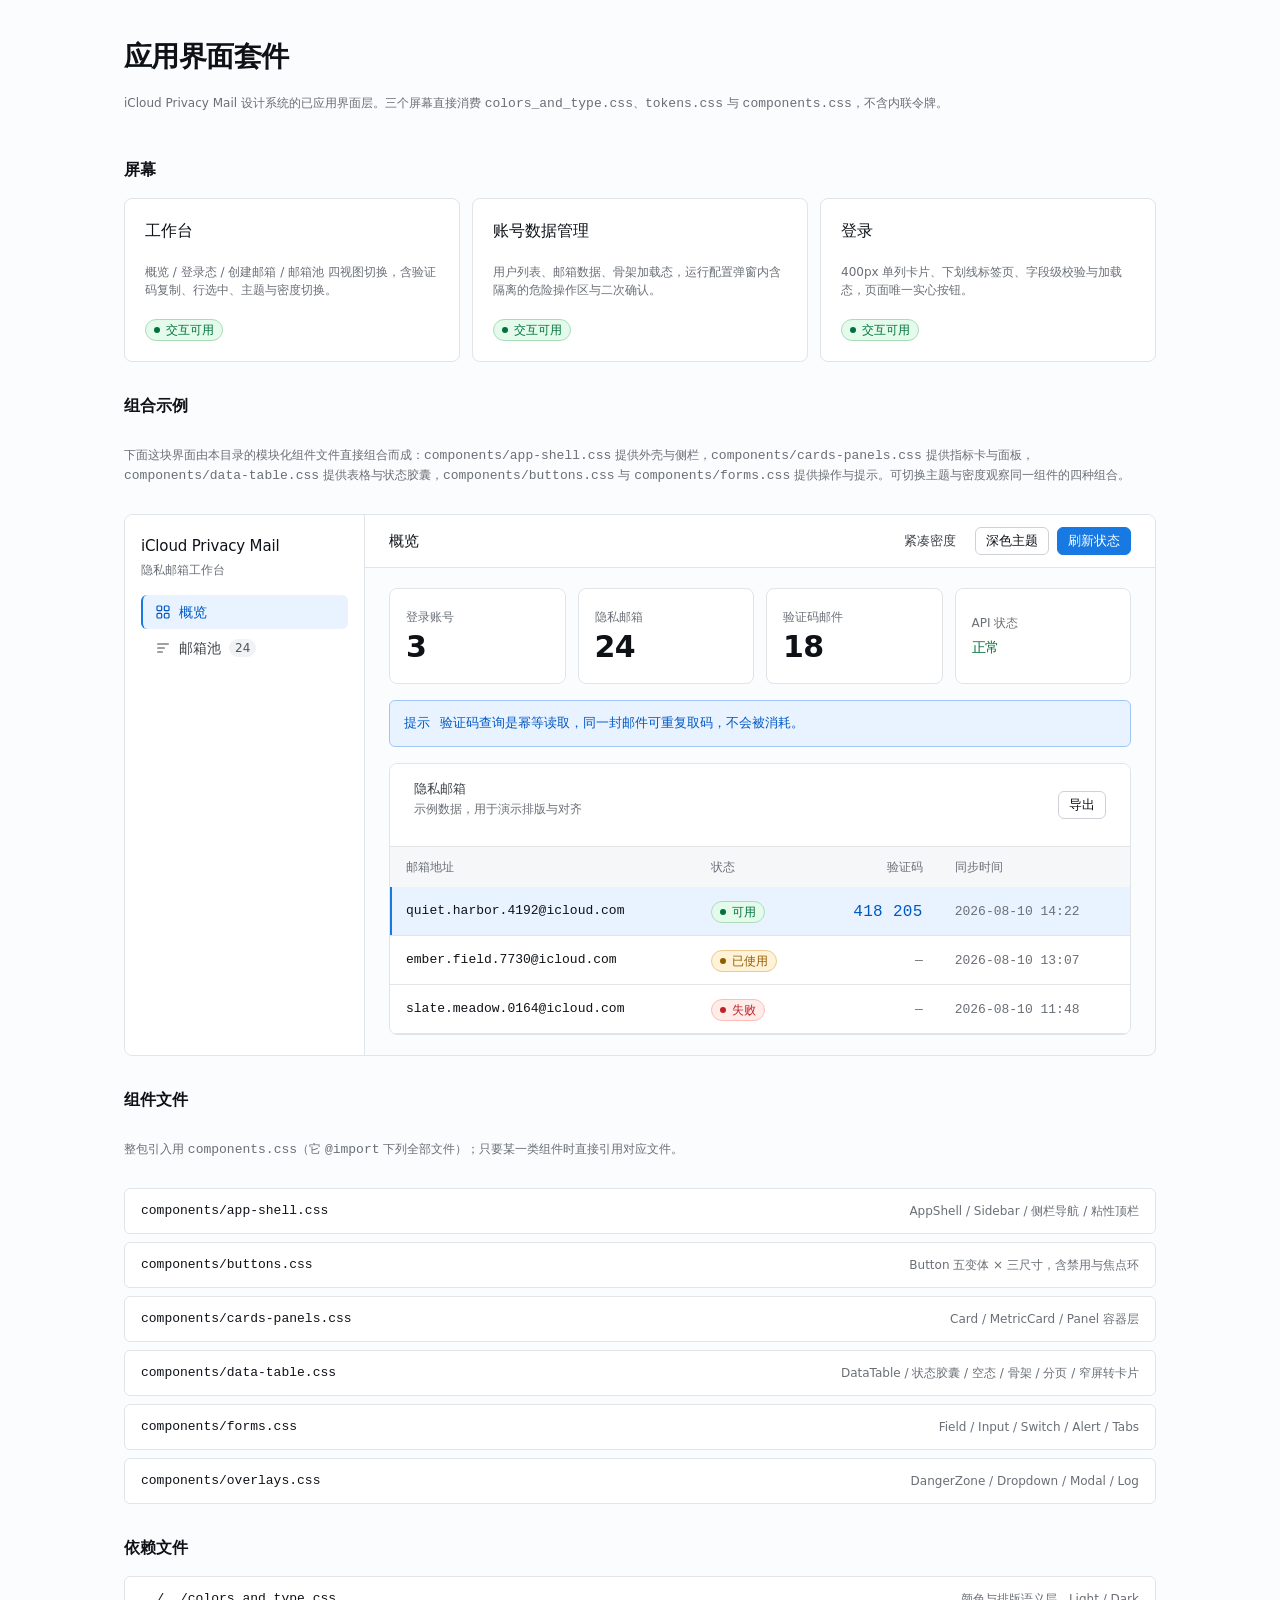
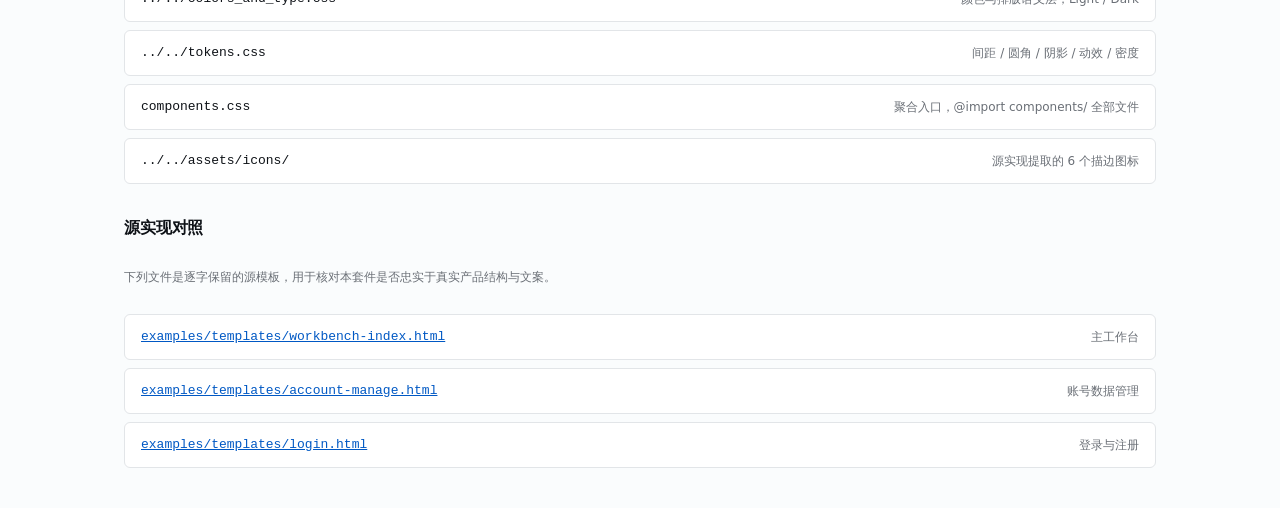
<file: docs/design-system/ui_kits/app/index.html>
<!DOCTYPE html>
<html lang="zh-CN" data-theme="light" data-density="comfortable">
<head>
<meta charset="utf-8">
<meta name="viewport" content="width=device-width, initial-scale=1">
<title>应用界面套件 — iCloud Privacy Mail</title>
<link rel="stylesheet" href="../../colors_and_type.css">
<link rel="stylesheet" href="../../tokens.css">
<!-- 模块化组件层：逐个引入，顺序与 components.css 聚合入口一致 -->
<link rel="stylesheet" href="components/app-shell.css">
<link rel="stylesheet" href="components/buttons.css">
<link rel="stylesheet" href="components/cards-panels.css">
<link rel="stylesheet" href="components/data-table.css">
<link rel="stylesheet" href="components/forms.css">
<link rel="stylesheet" href="components/overlays.css">
<style>
  *, *::before, *::after { box-sizing: border-box; }
  .kit-wrap { max-width: 1080px; margin: 0 auto; padding: var(--space-10) var(--pad-page); display: grid; gap: var(--space-8); }
  .kit-head { display: grid; gap: var(--space-2); }
  .screen-grid { display: grid; grid-template-columns: repeat(auto-fit, minmax(260px, 1fr)); gap: var(--gap-card); }
  .screen-card {
    display: grid; gap: var(--space-2);
    padding: var(--space-5);
    background: var(--surface);
    border: 1px solid var(--border);
    border-radius: var(--radius-lg);
    color: inherit; text-decoration: none;
    transition: background-color var(--dur) var(--ease), border-color var(--dur) var(--ease);
  }
  .screen-card:hover { background: var(--surface-hover); border-color: var(--border-strong); }
  .screen-card:focus-visible { outline: 2px solid var(--focus-ring); outline-offset: 2px; }
  .screen-card h3 { font: 500 16px/24px var(--font-display); color: var(--fg); }
  .file-list { display: grid; gap: var(--space-2); margin: 0; padding: 0; list-style: none; }
  .file-row {
    display: flex; align-items: center; justify-content: space-between; gap: var(--space-3);
    padding: var(--space-3) var(--space-4);
    border: 1px solid var(--border); border-radius: var(--radius-md);
    background: var(--surface);
  }
  /* 胶囊在 grid 子项中默认拉伸，收回内容宽度 */
  .screen-card .pill { justify-self: start; }
  /* 组合示例的取景框：只做裁切，不额外装饰 */
  .kit-stage {
    border: 1px solid var(--border);
    border-radius: var(--radius-lg);
    overflow: hidden;
    background: var(--bg);
  }
</style>
</head>
<body>
<div class="kit-wrap">
  <header class="kit-head" data-od-id="kit-head">
    <h1 class="text-display">应用界面套件</h1>
    <p class="text-caption">iCloud Privacy Mail 设计系统的已应用界面层。三个屏幕直接消费 <code class="mono">colors_and_type.css</code>、<code class="mono">tokens.css</code> 与 <code class="mono">components.css</code>，不含内联令牌。</p>
  </header>

  <section style="display:grid;gap:var(--space-4)">
    <h2>屏幕</h2>
    <div class="screen-grid">
      <a class="screen-card" href="workbench.html" data-od-id="screen-workbench">
        <h3>工作台</h3>
        <p class="text-caption">概览 / 登录态 / 创建邮箱 / 邮箱池 四视图切换，含验证码复制、行选中、主题与密度切换。</p>
        <span class="pill status-available">交互可用</span>
      </a>
      <a class="screen-card" href="account-manage.html" data-od-id="screen-manage">
        <h3>账号数据管理</h3>
        <p class="text-caption">用户列表、邮箱数据、骨架加载态，运行配置弹窗内含隔离的危险操作区与二次确认。</p>
        <span class="pill status-available">交互可用</span>
      </a>
      <a class="screen-card" href="login.html" data-od-id="screen-login">
        <h3>登录</h3>
        <p class="text-caption">400px 单列卡片、下划线标签页、字段级校验与加载态，页面唯一实心按钮。</p>
        <span class="pill status-available">交互可用</span>
      </a>
    </div>
  </section>

  <section style="display:grid;gap:var(--space-4)" data-od-id="composed-surface">
    <h2>组合示例</h2>
    <p class="text-caption">下面这块界面由本目录的模块化组件文件直接组合而成：<code class="mono">components/app-shell.css</code> 提供外壳与侧栏，<code class="mono">components/cards-panels.css</code> 提供指标卡与面板，<code class="mono">components/data-table.css</code> 提供表格与状态胶囊，<code class="mono">components/buttons.css</code> 与 <code class="mono">components/forms.css</code> 提供操作与提示。可切换主题与密度观察同一组件的四种组合。</p>

    <div class="kit-stage">
      <div class="app-shell" style="min-height:0">
        <aside class="sidebar" data-od-id="composed-sidebar">
          <div class="brand">
            <h1 style="font:500 15px/22px var(--font-display)">iCloud Privacy Mail</h1>
            <span class="brand-sub">隐私邮箱工作台</span>
          </div>
          <nav class="side-nav" aria-label="示例导航">
            <button class="nav-item active" type="button" aria-current="page">
              <span class="nav-ico"><svg viewBox="0 0 24 24" width="16" height="16" fill="none" stroke="currentColor" stroke-width="1.8" stroke-linecap="round" stroke-linejoin="round"><rect x="3" y="3" width="7" height="7" rx="1.5"/><rect x="14" y="3" width="7" height="7" rx="1.5"/><rect x="3" y="14" width="7" height="7" rx="1.5"/><rect x="14" y="14" width="7" height="7" rx="1.5"/></svg></span>
              <span>概览</span>
            </button>
            <button class="nav-item" type="button">
              <span class="nav-ico"><svg viewBox="0 0 24 24" width="16" height="16" fill="none" stroke="currentColor" stroke-width="1.8" stroke-linecap="round" stroke-linejoin="round"><path d="M4 6h16M4 12h10M4 18h7"/></svg></span>
              <span>邮箱池</span>
              <span class="count-dot">24</span>
            </button>
          </nav>
        </aside>

        <div class="content">
          <header class="content-head" data-od-id="composed-head">
            <h2 style="font:500 15px/22px var(--font-display)">概览</h2>
            <div class="content-actions">
              <button class="btn ghost sm" type="button" id="kitDensity">紧凑密度</button>
              <button class="btn secondary sm" type="button" id="kitTheme">深色主题</button>
              <button class="btn primary sm" type="button">刷新状态</button>
            </div>
          </header>

          <div class="content-main" style="padding:var(--space-5) var(--pad-page)">
            <div class="metric-grid">
              <div class="metric-card"><span class="metric-label">登录账号</span><span class="metric-value">3</span></div>
              <div class="metric-card"><span class="metric-label">隐私邮箱</span><span class="metric-value">24</span></div>
              <div class="metric-card"><span class="metric-label">验证码邮件</span><span class="metric-value">18</span></div>
              <div class="metric-card"><span class="metric-label">API 状态</span><span class="metric-value" style="font:var(--text-body-strong);color:var(--success)">正常</span></div>
            </div>

            <div class="alert info" role="status">
              <span class="alert-title">提示</span>
              <span>验证码查询是幂等读取，同一封邮件可重复取码，不会被消耗。</span>
            </div>

            <section class="panel" data-od-id="composed-table">
              <div class="panel-head">
                <div>
                  <h3>隐私邮箱</h3>
                  <p class="panel-desc">示例数据，用于演示排版与对齐</p>
                </div>
                <button class="btn secondary sm" type="button">导出</button>
              </div>
              <div class="table-scroll" style="max-height:200px">
                <table>
                  <thead><tr><th>邮箱地址</th><th>状态</th><th class="num">验证码</th><th>同步时间</th></tr></thead>
                  <tbody>
                    <tr aria-selected="true">
                      <td data-label="邮箱地址"><span class="cell-email" title="quiet.harbor.4192@icloud.com">quiet.harbor.4192@icloud.com</span></td>
                      <td data-label="状态"><span class="pill status-available">可用</span></td>
                      <td data-label="验证码" class="num"><span class="code-value">418 205</span></td>
                      <td data-label="同步时间"><span class="cell-time">2026-08-10 14:22</span></td>
                    </tr>
                    <tr>
                      <td data-label="邮箱地址"><span class="cell-email" title="ember.field.7730@icloud.com">ember.field.7730@icloud.com</span></td>
                      <td data-label="状态"><span class="pill status-used">已使用</span></td>
                      <td data-label="验证码" class="num"><span class="cell-time">—</span></td>
                      <td data-label="同步时间"><span class="cell-time">2026-08-10 13:07</span></td>
                    </tr>
                    <tr>
                      <td data-label="邮箱地址"><span class="cell-email" title="slate.meadow.0164@icloud.com">slate.meadow.0164@icloud.com</span></td>
                      <td data-label="状态"><span class="pill status-failed">失败</span></td>
                      <td data-label="验证码" class="num"><span class="cell-time">—</span></td>
                      <td data-label="同步时间"><span class="cell-time">2026-08-10 11:48</span></td>
                    </tr>
                  </tbody>
                </table>
              </div>
            </section>
          </div>
        </div>
      </div>
    </div>
  </section>

  <section style="display:grid;gap:var(--space-4)">
    <h2>组件文件</h2>
    <p class="text-caption">整包引入用 <code class="mono">components.css</code>（它 <code class="mono">@import</code> 下列全部文件）；只要某一类组件时直接引用对应文件。</p>
    <ul class="file-list">
      <li class="file-row"><span class="mono">components/app-shell.css</span><span class="text-caption">AppShell / Sidebar / 侧栏导航 / 粘性顶栏</span></li>
      <li class="file-row"><span class="mono">components/buttons.css</span><span class="text-caption">Button 五变体 × 三尺寸，含禁用与焦点环</span></li>
      <li class="file-row"><span class="mono">components/cards-panels.css</span><span class="text-caption">Card / MetricCard / Panel 容器层</span></li>
      <li class="file-row"><span class="mono">components/data-table.css</span><span class="text-caption">DataTable / 状态胶囊 / 空态 / 骨架 / 分页 / 窄屏转卡片</span></li>
      <li class="file-row"><span class="mono">components/forms.css</span><span class="text-caption">Field / Input / Switch / Alert / Tabs</span></li>
      <li class="file-row"><span class="mono">components/overlays.css</span><span class="text-caption">DangerZone / Dropdown / Modal / Log</span></li>
    </ul>
  </section>

  <section style="display:grid;gap:var(--space-4)">
    <h2>依赖文件</h2>
    <ul class="file-list">
      <li class="file-row"><span class="mono">../../colors_and_type.css</span><span class="text-caption">颜色与排版语义层，Light / Dark</span></li>
      <li class="file-row"><span class="mono">../../tokens.css</span><span class="text-caption">间距 / 圆角 / 阴影 / 动效 / 密度</span></li>
      <li class="file-row"><span class="mono">components.css</span><span class="text-caption">聚合入口，@import components/ 全部文件</span></li>
      <li class="file-row"><span class="mono">../../assets/icons/</span><span class="text-caption">源实现提取的 6 个描边图标</span></li>
    </ul>
  </section>

  <section style="display:grid;gap:var(--space-4)">
    <h2>源实现对照</h2>
    <p class="text-caption">下列文件是逐字保留的源模板，用于核对本套件是否忠实于真实产品结构与文案。</p>
    <ul class="file-list">
      <li class="file-row"><a class="mono" style="color:var(--accent-text)" href="../../examples/templates/workbench-index.html">examples/templates/workbench-index.html</a><span class="text-caption">主工作台</span></li>
      <li class="file-row"><a class="mono" style="color:var(--accent-text)" href="../../examples/templates/account-manage.html">examples/templates/account-manage.html</a><span class="text-caption">账号数据管理</span></li>
      <li class="file-row"><a class="mono" style="color:var(--accent-text)" href="../../examples/templates/login.html">examples/templates/login.html</a><span class="text-caption">登录与注册</span></li>
    </ul>
  </section>
</div>

<script>
// 主题与密度切换：只改根元素属性，验证同一套组件在四种组合下的表现
(function () {
  var root = document.documentElement;
  var themeBtn = document.getElementById('kitTheme');
  var densityBtn = document.getElementById('kitDensity');

  themeBtn.addEventListener('click', function () {
    var dark = root.getAttribute('data-theme') === 'dark';
    root.setAttribute('data-theme', dark ? 'light' : 'dark');
    themeBtn.textContent = dark ? '深色主题' : '浅色主题';
  });

  densityBtn.addEventListener('click', function () {
    var compact = root.getAttribute('data-density') === 'compact';
    root.setAttribute('data-density', compact ? 'comfortable' : 'compact');
    densityBtn.textContent = compact ? '紧凑密度' : '舒展密度';
  });

  // 表格行选中态：演示中性悬浮与强调色选中的区别
  document.querySelectorAll('[data-od-id="composed-table"] tbody tr').forEach(function (row) {
    row.addEventListener('click', function () {
      var on = row.getAttribute('aria-selected') === 'true';
      document.querySelectorAll('[data-od-id="composed-table"] tbody tr')
        .forEach(function (r) { r.removeAttribute('aria-selected'); });
      if (!on) row.setAttribute('aria-selected', 'true');
    });
  });
})();
</script>
</body>
</html>
</file>
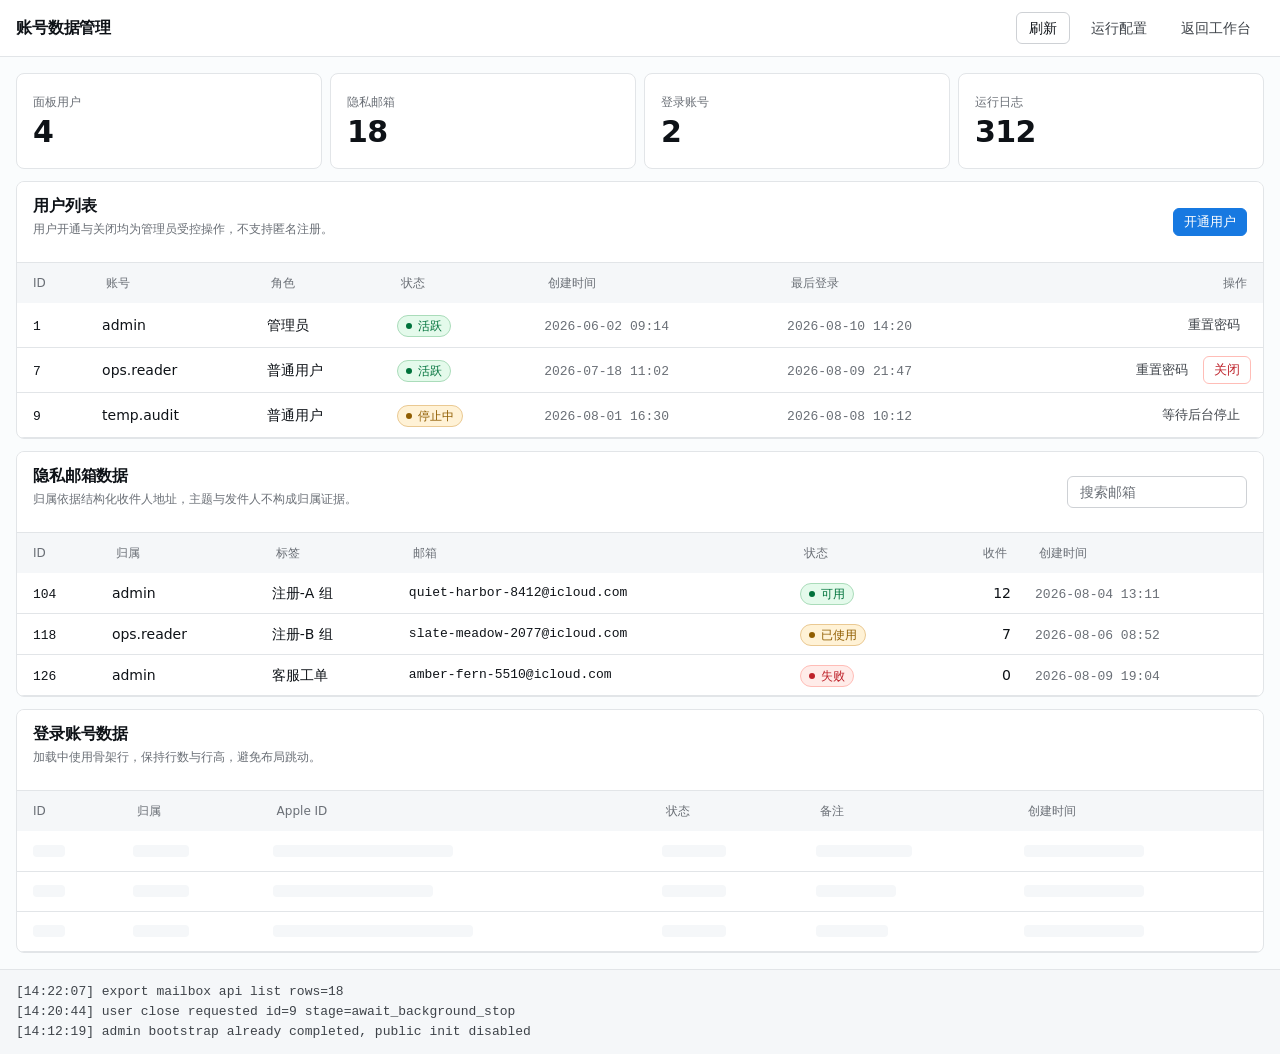
<file: docs/design-system/ui_kits/app/account-manage.html>
<!DOCTYPE html>
<html lang="zh-CN" data-theme="light" data-density="compact">
<head>
<meta charset="utf-8">
<meta name="viewport" content="width=device-width, initial-scale=1">
<title>账号数据管理 — iCloud Privacy Mail 应用套件</title>
<link rel="stylesheet" href="../../colors_and_type.css">
<link rel="stylesheet" href="../../tokens.css">
<link rel="stylesheet" href="components.css">
<style>
  .manage-main { display: flex; flex-direction: column; gap: var(--gap-panel); }
  .modal-backdrop {
    position: fixed; inset: 0; z-index: 40;
    display: grid; place-items: center;
    padding: var(--space-6);
    background: oklch(20% 0.02 250 / 0.4);
  }
  .modal-backdrop[hidden] { display: none; }
  .modal-body { padding: var(--pad-panel); display: grid; gap: var(--gap-field); }
  .modal-actions {
    display: flex; gap: var(--gap-btn); align-items: center;
    padding: var(--space-3) var(--space-4);
    border-top: 1px solid var(--border);
  }
  .toolbar { display: flex; align-items: center; gap: var(--gap-btn); flex-wrap: wrap; }
</style>
</head>
<body>
<div class="app-shell" style="grid-template-columns:minmax(0,1fr)" data-od-id="manage-shell">
  <div class="content">
    <header class="content-head" data-od-id="manage-head">
      <h2>账号数据管理</h2>
      <div class="content-actions">
        <button class="btn secondary" data-od-id="manage-refresh">刷新</button>
        <button class="btn ghost" id="openConfig" data-od-id="open-config">运行配置</button>
        <button class="btn ghost" onclick="location.href='workbench.html'">返回工作台</button>
      </div>
    </header>

    <main class="content-main manage-main">
      <div class="metric-grid">
        <div class="metric-card"><span class="metric-label">面板用户</span><span class="metric-value">4</span></div>
        <div class="metric-card"><span class="metric-label">隐私邮箱</span><span class="metric-value">18</span></div>
        <div class="metric-card"><span class="metric-label">登录账号</span><span class="metric-value">2</span></div>
        <div class="metric-card"><span class="metric-label">运行日志</span><span class="metric-value">312</span></div>
      </div>

      <section class="panel" data-od-id="panel-users">
        <div class="panel-head">
          <div>
            <h2>用户列表</h2>
            <p class="panel-desc">用户开通与关闭均为管理员受控操作，不支持匿名注册。</p>
          </div>
          <button class="btn sm primary" data-od-id="create-user">开通用户</button>
        </div>
        <div class="table-scroll">
          <table>
            <thead>
              <tr><th>ID</th><th>账号</th><th>角色</th><th>状态</th><th>创建时间</th><th>最后登录</th><th style="text-align:right">操作</th></tr>
            </thead>
            <tbody>
              <tr>
                <td data-label="ID"><span class="mono">1</span></td>
                <td data-label="账号"><span class="text-body-strong">admin</span></td>
                <td data-label="角色">管理员</td>
                <td data-label="状态"><span class="pill status-available">活跃</span></td>
                <td data-label="创建时间"><span class="cell-time">2026-06-02 09:14</span></td>
                <td data-label="最后登录"><span class="cell-time">2026-08-10 14:20</span></td>
                <td data-label="操作"><div class="row-actions"><button class="btn sm ghost">重置密码</button></div></td>
              </tr>
              <tr>
                <td data-label="ID"><span class="mono">7</span></td>
                <td data-label="账号"><span class="text-body-strong">ops.reader</span></td>
                <td data-label="角色">普通用户</td>
                <td data-label="状态"><span class="pill status-available">活跃</span></td>
                <td data-label="创建时间"><span class="cell-time">2026-07-18 11:02</span></td>
                <td data-label="最后登录"><span class="cell-time">2026-08-09 21:47</span></td>
                <td data-label="操作">
                  <div class="row-actions">
                    <button class="btn sm ghost">重置密码</button>
                    <button class="btn sm danger">关闭</button>
                  </div>
                </td>
              </tr>
              <tr>
                <td data-label="ID"><span class="mono">9</span></td>
                <td data-label="账号"><span class="text-body-strong">temp.audit</span></td>
                <td data-label="角色">普通用户</td>
                <td data-label="状态"><span class="pill status-used">停止中</span></td>
                <td data-label="创建时间"><span class="cell-time">2026-08-01 16:30</span></td>
                <td data-label="最后登录"><span class="cell-time">2026-08-08 10:12</span></td>
                <td data-label="操作"><div class="row-actions"><button class="btn sm ghost" disabled>等待后台停止</button></div></td>
              </tr>
            </tbody>
          </table>
        </div>
      </section>

      <section class="panel" data-od-id="panel-mailbox-data">
        <div class="panel-head">
          <div>
            <h2>隐私邮箱数据</h2>
            <p class="panel-desc">归属依据结构化收件人地址，主题与发件人不构成归属证据。</p>
          </div>
          <div class="toolbar">
            <input class="input" style="width:180px" type="search" placeholder="搜索邮箱" aria-label="搜索邮箱">
          </div>
        </div>
        <div class="table-scroll">
          <table>
            <thead>
              <tr><th>ID</th><th>归属</th><th>标签</th><th>邮箱</th><th>状态</th><th class="num">收件</th><th>创建时间</th></tr>
            </thead>
            <tbody>
              <tr>
                <td data-label="ID"><span class="mono">104</span></td>
                <td data-label="归属">admin</td>
                <td data-label="标签"><span class="text-body-strong">注册-A 组</span></td>
                <td data-label="邮箱"><span class="cell-email" title="quiet-harbor-8412@icloud.com">quiet-harbor-8412@icloud.com</span></td>
                <td data-label="状态"><span class="pill status-available">可用</span></td>
                <td data-label="收件" class="num">12</td>
                <td data-label="创建时间"><span class="cell-time">2026-08-04 13:11</span></td>
              </tr>
              <tr>
                <td data-label="ID"><span class="mono">118</span></td>
                <td data-label="归属">ops.reader</td>
                <td data-label="标签"><span class="text-body-strong">注册-B 组</span></td>
                <td data-label="邮箱"><span class="cell-email" title="slate-meadow-2077@icloud.com">slate-meadow-2077@icloud.com</span></td>
                <td data-label="状态"><span class="pill status-used">已使用</span></td>
                <td data-label="收件" class="num">7</td>
                <td data-label="创建时间"><span class="cell-time">2026-08-06 08:52</span></td>
              </tr>
              <tr>
                <td data-label="ID"><span class="mono">126</span></td>
                <td data-label="归属">admin</td>
                <td data-label="标签"><span class="text-body-strong">客服工单</span></td>
                <td data-label="邮箱"><span class="cell-email" title="amber-fern-5510@icloud.com">amber-fern-5510@icloud.com</span></td>
                <td data-label="状态"><span class="pill status-failed">失败</span></td>
                <td data-label="收件" class="num">0</td>
                <td data-label="创建时间"><span class="cell-time">2026-08-09 19:04</span></td>
              </tr>
            </tbody>
          </table>
        </div>
      </section>

      <section class="panel" data-od-id="panel-skeleton">
        <div class="panel-head">
          <div>
            <h2>登录账号数据</h2>
            <p class="panel-desc">加载中使用骨架行，保持行数与行高，避免布局跳动。</p>
          </div>
        </div>
        <div class="table-scroll">
          <table>
            <thead>
              <tr><th>ID</th><th>归属</th><th>Apple ID</th><th>状态</th><th>备注</th><th>创建时间</th></tr>
            </thead>
            <tbody>
              <tr><td><div class="skeleton-bar" style="width:32px"></div></td><td><div class="skeleton-bar" style="width:56px"></div></td><td><div class="skeleton-bar" style="width:180px"></div></td><td><div class="skeleton-bar" style="width:64px"></div></td><td><div class="skeleton-bar" style="width:96px"></div></td><td><div class="skeleton-bar" style="width:120px"></div></td></tr>
              <tr><td><div class="skeleton-bar" style="width:32px"></div></td><td><div class="skeleton-bar" style="width:56px"></div></td><td><div class="skeleton-bar" style="width:160px"></div></td><td><div class="skeleton-bar" style="width:64px"></div></td><td><div class="skeleton-bar" style="width:80px"></div></td><td><div class="skeleton-bar" style="width:120px"></div></td></tr>
              <tr><td><div class="skeleton-bar" style="width:32px"></div></td><td><div class="skeleton-bar" style="width:56px"></div></td><td><div class="skeleton-bar" style="width:200px"></div></td><td><div class="skeleton-bar" style="width:64px"></div></td><td><div class="skeleton-bar" style="width:72px"></div></td><td><div class="skeleton-bar" style="width:120px"></div></td></tr>
            </tbody>
          </table>
        </div>
      </section>
    </main>

    <div class="log">[14:22:07] export mailbox api list rows=18
[14:20:44] user close requested id=9 stage=await_background_stop
[14:12:19] admin bootstrap already completed, public init disabled</div>
  </div>
</div>

<!-- 运行配置弹窗：导出归一为一组，「一键删除码」隔离进危险区并二次确认 -->
<div class="modal-backdrop" id="configModal" hidden>
  <div class="modal" role="dialog" aria-modal="true" aria-labelledby="configTitle" data-od-id="config-modal">
    <div class="panel-head">
      <h2 id="configTitle">运行配置</h2>
      <button class="btn ghost sm" id="closeConfig">关闭</button>
    </div>
    <div class="modal-body">
      <div class="field">
        <label class="field-label" for="exportScope">导出范围</label>
        <select class="select" id="exportScope">
          <option>全部数据</option>
          <option>邮箱 + API 凭据</option>
          <option>仅邮箱地址</option>
        </select>
      </div>
      <div class="field">
        <label class="field-label" for="exportFormat">导出格式</label>
        <select class="select" id="exportFormat">
          <option>JSON</option>
          <option>CSV</option>
        </select>
      </div>
      <div class="field">
        <label class="field-label" for="autoInterval">自动检测间隔（分钟）</label>
        <input class="input input-num" id="autoInterval" value="15" inputmode="numeric">
        <p class="field-hint">设为 0 表示关闭自动检测。</p>
      </div>

      <div class="danger-zone" data-od-id="danger-zone">
        <p class="danger-zone-title">危险操作</p>
        <p class="danger-zone-desc">一键删除码会清除远端全部已缓存验证码，操作不可撤销。</p>
        <div>
          <button class="btn danger" id="dangerStep1">一键删除码</button>
          <button class="btn danger-solid" id="dangerStep2" hidden>确认删除，不可撤销</button>
          <button class="btn ghost" id="dangerCancel" hidden>取消</button>
        </div>
      </div>
    </div>
    <div class="modal-actions">
      <button class="btn primary" data-od-id="config-export">导出数据</button>
      <button class="btn ghost" id="closeConfig2">关闭</button>
    </div>
  </div>
</div>

<script>
  // 运行配置弹窗开关
  const modal = document.getElementById('configModal');
  document.getElementById('openConfig').addEventListener('click', () => { modal.hidden = false; });
  ['closeConfig', 'closeConfig2'].forEach(id =>
    document.getElementById(id).addEventListener('click', () => { modal.hidden = true; resetDanger(); })
  );
  modal.addEventListener('click', e => { if (e.target === modal) { modal.hidden = true; resetDanger(); } });
  document.addEventListener('keydown', e => {
    if (e.key === 'Escape' && !modal.hidden) { modal.hidden = true; resetDanger(); }
  });

  // 不可逆远端删除必须二次确认：第一步只暴露确认按钮，不执行任何操作
  const step1 = document.getElementById('dangerStep1');
  const step2 = document.getElementById('dangerStep2');
  const cancel = document.getElementById('dangerCancel');
  function resetDanger() { step1.hidden = false; step2.hidden = true; cancel.hidden = true; }
  step1.addEventListener('click', () => { step1.hidden = true; step2.hidden = false; cancel.hidden = false; });
  cancel.addEventListener('click', resetDanger);
  step2.addEventListener('click', () => { resetDanger(); modal.hidden = true; });
</script>
</body>
</html>
</file>
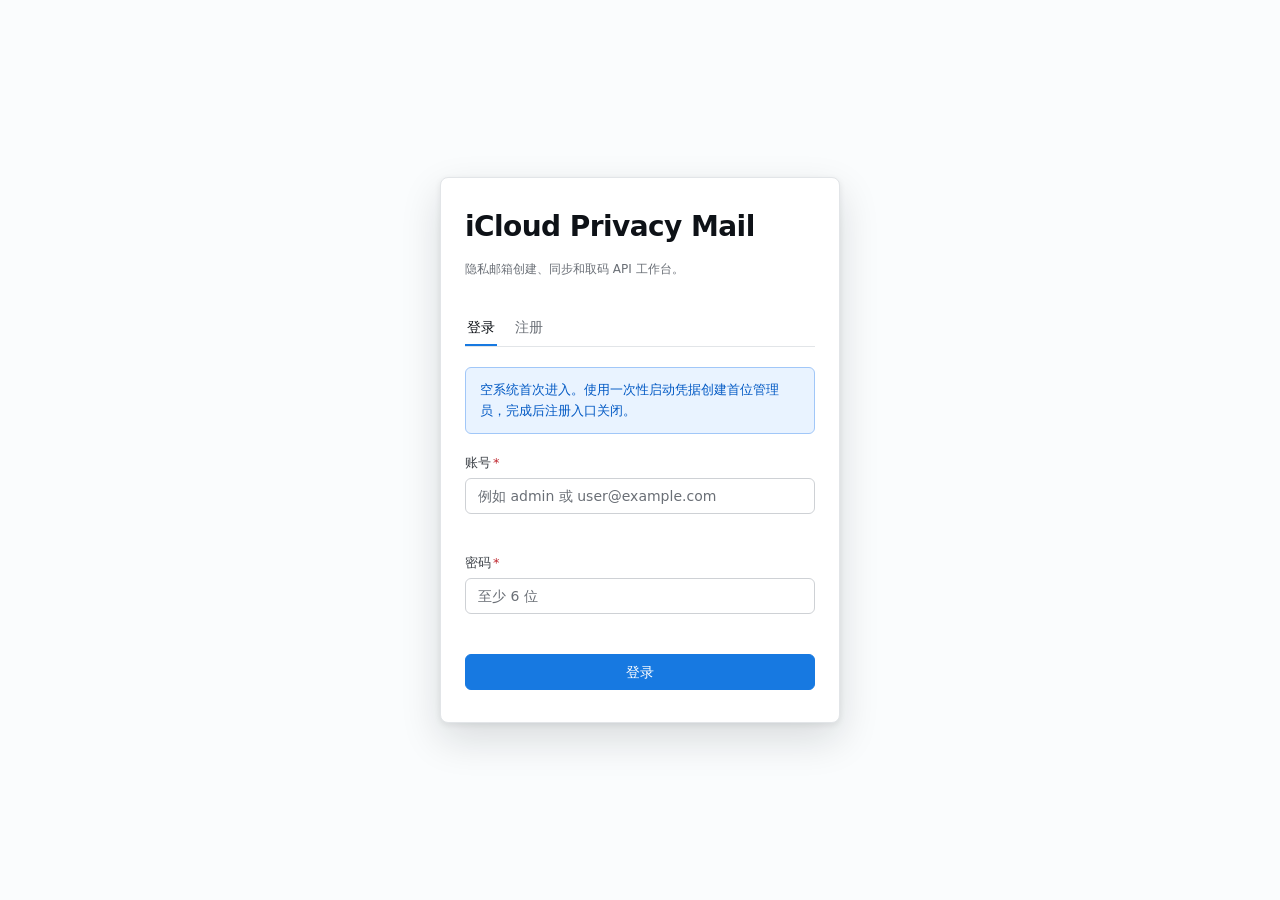
<file: docs/design-system/ui_kits/app/login.html>
<!DOCTYPE html>
<html lang="zh-CN" data-theme="light" data-density="comfortable">
<head>
<meta charset="utf-8">
<meta name="viewport" content="width=device-width, initial-scale=1">
<title>登录 — iCloud Privacy Mail 应用套件</title>
<link rel="stylesheet" href="../../colors_and_type.css">
<link rel="stylesheet" href="../../tokens.css">
<link rel="stylesheet" href="components.css">
<style>
  /* 登录页：单列居中卡片 400px，页面背景为纯 --bg，无 hero、无渐变 */
  body { display: grid; place-items: center; min-height: 100vh; padding: var(--space-6); }
  .auth-card {
    width: 100%;
    max-width: 400px;
    background: var(--surface);
    border: 1px solid var(--border);
    border-radius: var(--radius-lg);
    box-shadow: var(--shadow-modal);
    padding: var(--space-8) var(--space-6);
    display: grid;
    gap: var(--space-5);
  }
  .auth-head { display: grid; gap: var(--space-1); }
  .auth-head h1 { font: var(--text-display); letter-spacing: var(--tracking-display); }
  .auth-fields { display: grid; gap: var(--gap-field); }
  .btn.block { width: 100%; }
</style>
</head>
<body>
<main class="auth-card" data-od-id="auth-card">
  <div class="auth-head">
    <h1>iCloud Privacy Mail</h1>
    <p class="text-caption">隐私邮箱创建、同步和取码 API 工作台。</p>
  </div>

  <div class="tabs" role="tablist" aria-label="登录或注册" data-od-id="auth-tabs">
    <button class="tab" id="loginTab" role="tab" aria-selected="true" aria-controls="authForm">登录</button>
    <button class="tab" id="registerTab" role="tab" aria-selected="false" aria-controls="authForm">注册</button>
  </div>

  <div class="alert info" id="modeHint" data-od-id="mode-hint">
    <div><span class="alert-title">空系统首次进入。</span>使用一次性启动凭据创建首位管理员，完成后注册入口关闭。</div>
  </div>

  <form class="auth-fields" id="authForm" novalidate>
    <div class="field">
      <label class="field-label" for="username">账号<span class="required">*</span></label>
      <input class="input" id="username" autocomplete="username" placeholder="例如 admin 或 user@example.com" aria-describedby="usernameError">
      <p class="field-error" id="usernameError"></p>
    </div>
    <div class="field">
      <label class="field-label" for="password">密码<span class="required">*</span></label>
      <input class="input" id="password" type="password" autocomplete="current-password" placeholder="至少 6 位" aria-describedby="passwordError">
      <p class="field-error" id="passwordError"></p>
    </div>
    <!-- 页面唯一实心按钮 -->
    <button class="btn primary lg block" id="submitButton" type="submit" data-od-id="auth-submit">登录</button>
  </form>
</main>

<script>
  // 登录 / 注册切换：下划线标签页，不用胶囊填充按钮
  const loginTab = document.getElementById('loginTab');
  const registerTab = document.getElementById('registerTab');
  const submitButton = document.getElementById('submitButton');
  const password = document.getElementById('password');
  let mode = 'login';

  function switchMode(next) {
    mode = next;
    const isLogin = next === 'login';
    loginTab.setAttribute('aria-selected', String(isLogin));
    registerTab.setAttribute('aria-selected', String(!isLogin));
    submitButton.textContent = isLogin ? '登录' : '注册';
    password.setAttribute('autocomplete', isLogin ? 'current-password' : 'new-password');
  }
  loginTab.addEventListener('click', () => switchMode('login'));
  registerTab.addEventListener('click', () => switchMode('register'));

  // 字段级校验：错误落在字段旁，不退化成面板顶部单一提示块
  document.getElementById('authForm').addEventListener('submit', e => {
    e.preventDefault();
    const fields = [
      { el: document.getElementById('username'), err: document.getElementById('usernameError'),
        check: v => v.trim() ? '' : '请输入账号' },
      { el: password, err: document.getElementById('passwordError'),
        check: v => v.length >= 6 ? '' : '密码至少 6 位' },
    ];
    let firstInvalid = null;
    fields.forEach(f => {
      const msg = f.check(f.el.value);
      f.err.textContent = msg;
      if (msg) {
        f.el.setAttribute('aria-invalid', 'true');
        if (!firstInvalid) firstInvalid = f.el;
      } else {
        f.el.removeAttribute('aria-invalid');
      }
    });
    if (firstInvalid) { firstInvalid.focus(); return; }
    // 加载态：文案不变，宽度不跳变
    submitButton.setAttribute('aria-busy', 'true');
    submitButton.disabled = true;
    setTimeout(() => {
      submitButton.removeAttribute('aria-busy');
      submitButton.disabled = false;
      location.href = 'workbench.html';
    }, 600);
  });
</script>
</body>
</html>
</file>
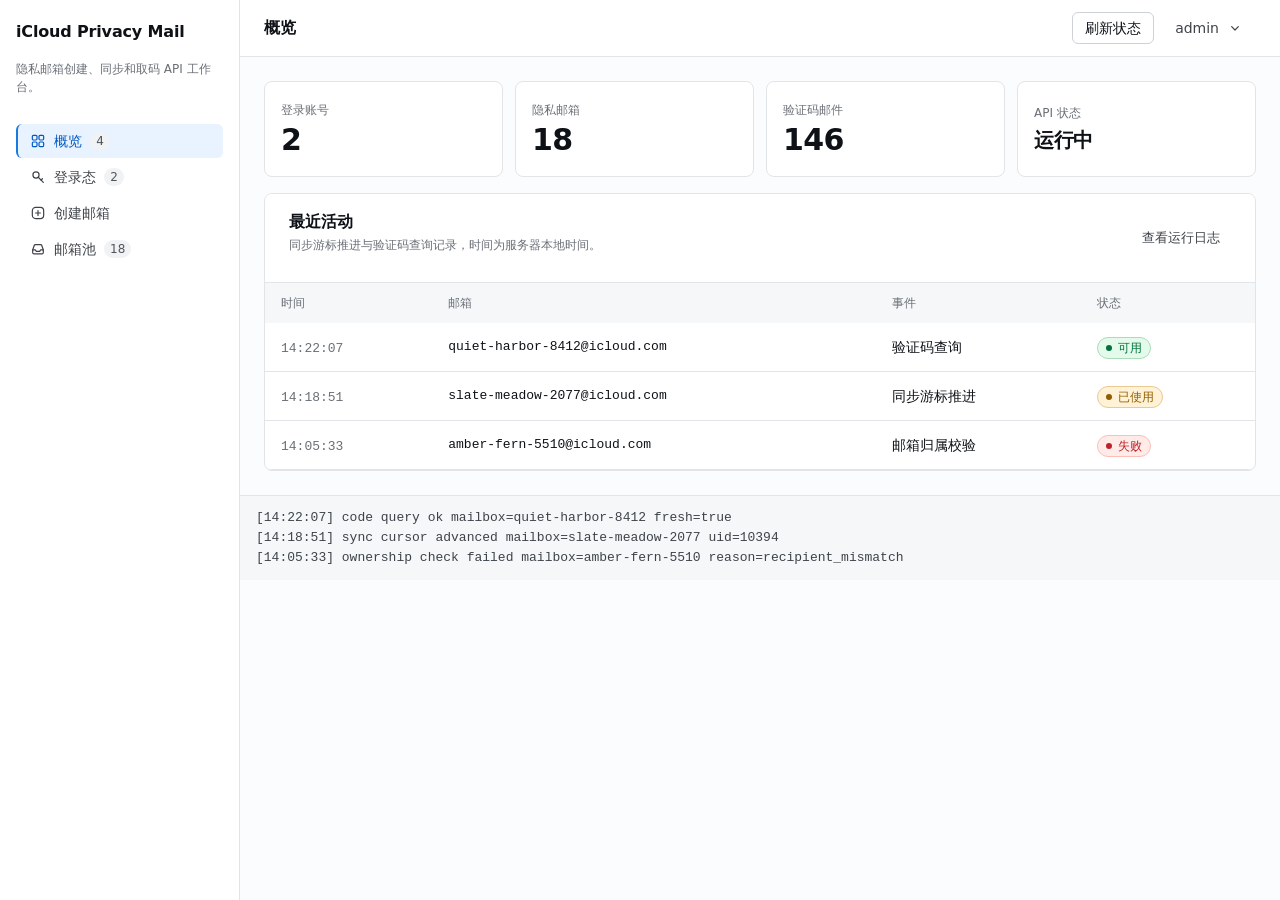
<file: docs/design-system/ui_kits/app/workbench.html>
<!DOCTYPE html>
<html lang="zh-CN" data-theme="light" data-density="comfortable">
<head>
<meta charset="utf-8">
<meta name="viewport" content="width=device-width, initial-scale=1">
<title>工作台 — iCloud Privacy Mail 应用套件</title>
<link rel="stylesheet" href="../../colors_and_type.css">
<link rel="stylesheet" href="../../tokens.css">
<link rel="stylesheet" href="components.css">
<style>
  /* 工作台专属：视图切换与验证码复制反馈 */
  .view[hidden] { display: none; }
  .view { display: flex; flex-direction: column; gap: var(--gap-panel); }
  .toolbar { display: flex; align-items: center; gap: var(--gap-btn); flex-wrap: wrap; }
  .toolbar-spacer { flex: 1; }
  .login-group-grid { display: grid; grid-template-columns: repeat(2, minmax(0, 1fr)); gap: var(--gap-panel); }
  @media (max-width: 1024px) { .login-group-grid { grid-template-columns: minmax(0, 1fr); } }
  .code-copy {
    display: inline-flex; align-items: center; gap: 6px;
    border: 0; background: transparent; padding: 0; cursor: pointer;
  }
  .code-copy:focus-visible { outline: 2px solid var(--focus-ring); outline-offset: 2px; border-radius: var(--radius-sm); }
  .copy-flag { font: var(--text-caption); color: var(--success); }
  .user-menu-wrap { position: relative; }
  .user-menu { position: absolute; right: 0; top: calc(100% + 6px); z-index: 20; }
  .user-menu[hidden] { display: none; }
</style>
</head>
<body>
<div class="app-shell" data-od-id="workbench-shell">

  <aside class="sidebar" data-od-id="sidebar">
    <div class="brand" data-od-id="brand-lockup">
      <h1>iCloud Privacy Mail</h1>
      <p class="brand-sub">隐私邮箱创建、同步和取码 API 工作台。</p>
    </div>

    <nav class="side-nav" aria-label="功能分类" data-od-id="side-nav">
      <button class="nav-item active" data-view="overview" aria-current="page" data-od-id="nav-overview">
        <span class="nav-ico" aria-hidden="true"><svg viewBox="0 0 24 24" fill="none" stroke="currentColor" stroke-width="1.8" stroke-linecap="round" stroke-linejoin="round"><rect x="3.5" y="3.5" width="7" height="7" rx="1.7"/><rect x="13.5" y="3.5" width="7" height="7" rx="1.7"/><rect x="3.5" y="13.5" width="7" height="7" rx="1.7"/><rect x="13.5" y="13.5" width="7" height="7" rx="1.7"/></svg></span>
        <span>概览</span>
        <span class="count-dot">4</span>
      </button>
      <button class="nav-item" data-view="session" data-od-id="nav-session">
        <span class="nav-ico" aria-hidden="true"><svg viewBox="0 0 24 24" fill="none" stroke="currentColor" stroke-width="1.8" stroke-linecap="round" stroke-linejoin="round"><circle cx="9" cy="9" r="4.6"/><path d="m12.4 12.4 7.6 7.6"/><path d="m16.6 16.6 2-2"/></svg></span>
        <span>登录态</span>
        <span class="count-dot">2</span>
      </button>
      <button class="nav-item" data-view="create" data-od-id="nav-create">
        <span class="nav-ico" aria-hidden="true"><svg viewBox="0 0 24 24" fill="none" stroke="currentColor" stroke-width="1.8" stroke-linecap="round" stroke-linejoin="round"><rect x="3.5" y="3.5" width="17" height="17" rx="5"/><path d="M12 8.4v7.2M8.4 12h7.2"/></svg></span>
        <span>创建邮箱</span>
      </button>
      <button class="nav-item" data-view="mailboxes" data-od-id="nav-mailboxes">
        <span class="nav-ico" aria-hidden="true"><svg viewBox="0 0 24 24" fill="none" stroke="currentColor" stroke-width="1.8" stroke-linecap="round" stroke-linejoin="round"><path d="M4 13.4 6.3 6.7A2 2 0 0 1 8.2 5.4h7.6a2 2 0 0 1 1.9 1.3L20 13.4"/><path d="M4 13.4h4.2l1.3 2.2h5l1.3-2.2H20v3.7A1.9 1.9 0 0 1 18.1 19.2H5.9A1.9 1.9 0 0 1 4 17.1z"/></svg></span>
        <span>邮箱池</span>
        <span class="count-dot">18</span>
      </button>
    </nav>
  </aside>

  <div class="content">
    <!-- 顶栏：源实现的 9 个交互元素收敛为「刷新状态」+ 用户下拉 -->
    <header class="content-head" data-od-id="content-head">
      <h2 id="activeViewTitle">概览</h2>
      <div class="content-actions">
        <button class="btn secondary" data-od-id="refresh-status">刷新状态</button>
        <div class="user-menu-wrap">
          <button class="btn ghost" id="userMenuBtn" aria-expanded="false" aria-haspopup="true" data-od-id="user-menu-trigger">
            admin
            <svg viewBox="0 0 24 24" fill="none" stroke="currentColor" stroke-width="1.8" stroke-linecap="round" stroke-linejoin="round" aria-hidden="true"><path d="m7 10 5 5 5-5"/></svg>
          </button>
          <div class="dropdown user-menu" id="userMenu" role="menu" hidden data-od-id="user-menu">
            <button class="dropdown-item" role="menuitem" onclick="location.href='account-manage.html'">账号数据</button>
            <button class="dropdown-item" role="menuitem" id="themeToggle">切换深色主题</button>
            <button class="dropdown-item" role="menuitem" id="densityToggle">切换紧凑密度</button>
            <button class="dropdown-item" role="menuitem">运行配置</button>
            <button class="dropdown-item" role="menuitem">退出登录</button>
          </div>
        </div>
      </div>
    </header>

    <main class="content-main">

      <!-- 概览：仅指标卡 + 最近活动，源实现的 4 张 quick-card 已删除 -->
      <section class="view" id="view-overview" data-od-id="view-overview">
        <div class="metric-grid" data-od-id="metric-grid">
          <div class="metric-card" data-od-id="metric-accounts">
            <span class="metric-label">登录账号</span>
            <span class="metric-value">2</span>
          </div>
          <div class="metric-card" data-od-id="metric-mailboxes">
            <span class="metric-label">隐私邮箱</span>
            <span class="metric-value">18</span>
          </div>
          <div class="metric-card" data-od-id="metric-messages">
            <span class="metric-label">验证码邮件</span>
            <span class="metric-value">146</span>
          </div>
          <div class="metric-card" data-od-id="metric-api">
            <span class="metric-label">API 状态</span>
            <span class="metric-value" style="font-size:20px;line-height:28px">运行中</span>
          </div>
        </div>

        <section class="panel" data-od-id="panel-recent">
          <div class="panel-head">
            <div>
              <h2>最近活动</h2>
              <p class="panel-desc">同步游标推进与验证码查询记录，时间为服务器本地时间。</p>
            </div>
            <button class="btn sm ghost">查看运行日志</button>
          </div>
          <div class="table-scroll">
            <table>
              <thead>
                <tr><th>时间</th><th>邮箱</th><th>事件</th><th>状态</th></tr>
              </thead>
              <tbody>
                <tr>
                  <td data-label="时间"><span class="cell-time">14:22:07</span></td>
                  <td data-label="邮箱"><span class="cell-email" title="quiet-harbor-8412@icloud.com">quiet-harbor-8412@icloud.com</span></td>
                  <td data-label="事件">验证码查询</td>
                  <td data-label="状态"><span class="pill status-available">可用</span></td>
                </tr>
                <tr>
                  <td data-label="时间"><span class="cell-time">14:18:51</span></td>
                  <td data-label="邮箱"><span class="cell-email" title="slate-meadow-2077@icloud.com">slate-meadow-2077@icloud.com</span></td>
                  <td data-label="事件">同步游标推进</td>
                  <td data-label="状态"><span class="pill status-used">已使用</span></td>
                </tr>
                <tr>
                  <td data-label="时间"><span class="cell-time">14:05:33</span></td>
                  <td data-label="邮箱"><span class="cell-email" title="amber-fern-5510@icloud.com">amber-fern-5510@icloud.com</span></td>
                  <td data-label="事件">邮箱归属校验</td>
                  <td data-label="状态"><span class="pill status-failed">失败</span></td>
                </tr>
              </tbody>
            </table>
          </div>
        </section>
      </section>

      <!-- 登录态：源实现一条 toolbar 里的 6 个按钮拆为两张分组卡 -->
      <section class="view" id="view-session" hidden data-od-id="view-session">
        <div class="alert info" data-od-id="session-alert">
          <div>
            <span class="alert-title">Apple 登录流程由单个面板用户独占。</span>
            两条接口互斥，请只推进其中一条到二次验证完成。
          </div>
        </div>

        <div class="login-group-grid">
          <section class="panel" data-od-id="panel-login-new">
            <div class="panel-head">
              <div>
                <h2>新接口（Apple Account）</h2>
                <p class="panel-desc">推荐路径，支持短信与受信设备两种验证方式。</p>
              </div>
              <span class="pill status-available">登录态有效</span>
            </div>
            <div class="panel-body">
              <div class="field-grid">
                <div class="field">
                  <label class="field-label" for="newAppleId">Apple ID<span class="required">*</span></label>
                  <input class="input" id="newAppleId" value="ops.owner@example.com" aria-describedby="newAppleIdErr">
                  <p class="field-error" id="newAppleIdErr"></p>
                </div>
                <div class="field">
                  <label class="field-label" for="newPassword">密码<span class="required">*</span></label>
                  <input class="input" id="newPassword" type="password" value="············" aria-describedby="newPasswordErr">
                  <p class="field-error" id="newPasswordErr"></p>
                </div>
                <div class="field full">
                  <label class="field-label" for="newMethod">验证码方式</label>
                  <select class="select" id="newMethod">
                    <option>受信设备</option>
                    <option>短信</option>
                  </select>
                  <p class="field-hint">受信设备无需填写手机号。</p>
                </div>
                <div class="field full">
                  <label class="field-label" for="new2fa">2FA 验证码</label>
                  <input class="input" id="new2fa" placeholder="6 位数字" inputmode="numeric">
                  <p class="field-error" id="new2faErr"></p>
                </div>
              </div>
              <div class="form-actions">
                <button class="btn primary" data-od-id="new-login-submit">新接口登录</button>
                <button class="btn secondary">提交验证码</button>
              </div>
            </div>
          </section>

          <section class="panel" data-od-id="panel-login-legacy">
            <div class="panel-head">
              <div>
                <h2>旧接口（iCloud Web）</h2>
                <p class="panel-desc">兼容路径，仅在新接口不可用时启用。</p>
              </div>
              <span class="pill status-used">需 2FA</span>
            </div>
            <div class="panel-body">
              <div class="field-grid">
                <div class="field">
                  <label class="field-label" for="legacyAppleId">Apple ID<span class="required">*</span></label>
                  <input class="input" id="legacyAppleId" aria-invalid="true" aria-describedby="legacyAppleIdErr">
                  <p class="field-error" id="legacyAppleIdErr">请输入完整的 Apple ID 邮箱地址</p>
                </div>
                <div class="field">
                  <label class="field-label" for="legacyPassword">密码<span class="required">*</span></label>
                  <input class="input" id="legacyPassword" type="password" aria-describedby="legacyPasswordErr">
                  <p class="field-error" id="legacyPasswordErr"></p>
                </div>
                <div class="field full">
                  <label class="field-label" for="legacyMethod">验证码方式</label>
                  <select class="select" id="legacyMethod">
                    <option>短信</option>
                    <option>受信设备</option>
                  </select>
                  <p class="field-hint">旧接口的 2FA 窗口较短，请及时提交。</p>
                </div>
                <div class="field full">
                  <label class="field-label" for="legacy2fa">2FA 验证码</label>
                  <input class="input" id="legacy2fa" placeholder="6 位数字" inputmode="numeric">
                  <p class="field-error" id="legacy2faErr"></p>
                </div>
              </div>
              <div class="form-actions">
                <button class="btn secondary" data-od-id="legacy-login-submit">旧接口登录</button>
                <button class="btn secondary">提交验证码</button>
                <span class="toolbar-spacer"></span>
                <button class="btn ghost">检测登录态</button>
              </div>
            </div>
          </section>
        </div>
      </section>

      <!-- 创建邮箱 -->
      <section class="view" id="view-create" hidden data-od-id="view-create">
        <section class="panel" style="max-width:520px">
          <div class="panel-head">
            <div>
              <h2>创建隐私邮箱</h2>
              <p class="panel-desc">邮箱创建后立即写入邮箱池，并生成独立访问凭据。</p>
            </div>
          </div>
          <div class="panel-body">
            <div style="display:grid;gap:var(--gap-field)">
              <div class="field">
                <label class="field-label" for="createLabel">标签<span class="required">*</span></label>
                <input class="input" id="createLabel" placeholder="例如 注册-A 组" aria-describedby="createLabelErr">
                <p class="field-error" id="createLabelErr"></p>
              </div>
              <div class="field">
                <label class="field-label" for="createNote">备注</label>
                <textarea class="textarea" id="createNote" placeholder="用途、归属人或到期提醒"></textarea>
              </div>
              <div class="field">
                <label class="field-label" for="createApi">普通创建接口</label>
                <select class="select" id="createApi">
                  <option>新接口（Apple Account）</option>
                  <option>旧接口（iCloud Web）</option>
                </select>
              </div>
              <label class="switch">
                <input type="checkbox" id="scheduleToggle">
                <span class="track" aria-hidden="true"></span>
                <span class="text-label" style="color:var(--fg)">开启定时创建</span>
              </label>
              <div class="field-grid">
                <div class="field">
                  <label class="field-label" for="intervalMin">定时间隔（分钟）</label>
                  <input class="input input-num" id="intervalMin" value="30" inputmode="numeric">
                </div>
                <div class="field">
                  <label class="field-label" for="intervalSec">每轮间隔（秒）</label>
                  <input class="input input-num" id="intervalSec" value="8" inputmode="numeric">
                </div>
              </div>
            </div>
            <div class="form-actions">
              <button class="btn primary" data-od-id="create-submit">开始创建</button>
              <button class="btn ghost">同步已有邮箱</button>
            </div>
          </div>
        </section>
      </section>

      <!-- 邮箱池：核心表格视图 -->
      <section class="view" id="view-mailboxes" hidden data-od-id="view-mailboxes">
        <section class="panel" data-od-id="panel-mailbox-pool">
          <div class="panel-head">
            <div>
              <h2>隐私邮箱池</h2>
              <p class="panel-desc">验证码为幂等读取，有效期内可重复取用。</p>
            </div>
            <div class="toolbar">
              <input class="input" style="width:200px" type="search" placeholder="搜索邮箱或标签" aria-label="全局搜索邮箱">
              <select class="select" style="width:120px" aria-label="同步范围">
                <option>全部</option>
                <option>仅可用</option>
                <option>仅失败</option>
              </select>
              <button class="btn sm secondary">同步已有邮箱</button>
            </div>
          </div>
          <div class="table-scroll">
            <table>
              <thead>
                <tr>
                  <th>标签</th><th>邮箱</th><th>状态</th><th class="num">收件</th><th>验证码</th><th style="text-align:right">操作</th>
                </tr>
              </thead>
              <tbody id="mailboxRows">
                <tr aria-selected="true">
                  <td data-label="标签"><span class="text-body-strong">注册-A 组</span></td>
                  <td data-label="邮箱"><span class="cell-email" title="quiet-harbor-8412@icloud.com">quiet-harbor-8412@icloud.com</span></td>
                  <td data-label="状态"><span class="pill status-available">可用</span></td>
                  <td data-label="收件" class="num">12</td>
                  <td data-label="验证码">
                    <button class="code-copy" data-code="481920">
                      <span class="code-value">481920</span>
                    </button>
                  </td>
                  <td data-label="操作">
                    <div class="row-actions">
                      <button class="btn sm ghost">复制邮箱</button>
                      <button class="btn sm ghost" aria-label="更多操作">⋯</button>
                    </div>
                  </td>
                </tr>
                <tr>
                  <td data-label="标签"><span class="text-body-strong">注册-B 组</span></td>
                  <td data-label="邮箱"><span class="cell-email" title="slate-meadow-2077@icloud.com">slate-meadow-2077@icloud.com</span></td>
                  <td data-label="状态"><span class="pill status-used">已使用</span></td>
                  <td data-label="收件" class="num">7</td>
                  <td data-label="验证码">
                    <button class="code-copy" data-code="305177">
                      <span class="code-value">305177</span>
                    </button>
                  </td>
                  <td data-label="操作">
                    <div class="row-actions">
                      <button class="btn sm ghost">复制邮箱</button>
                      <button class="btn sm ghost" aria-label="更多操作">⋯</button>
                    </div>
                  </td>
                </tr>
                <tr>
                  <td data-label="标签"><span class="text-body-strong">客服工单</span></td>
                  <td data-label="邮箱"><span class="cell-email" title="amber-fern-5510@icloud.com">amber-fern-5510@icloud.com</span></td>
                  <td data-label="状态"><span class="pill status-failed">失败</span></td>
                  <td data-label="收件" class="num">0</td>
                  <td data-label="验证码"><span class="text-caption">无有效验证码</span></td>
                  <td data-label="操作">
                    <div class="row-actions">
                      <button class="btn sm ghost">复制邮箱</button>
                      <button class="btn sm ghost" aria-label="更多操作">⋯</button>
                    </div>
                  </td>
                </tr>
                <tr>
                  <td data-label="标签"><span class="text-body-strong">长期占位</span></td>
                  <td data-label="邮箱"><span class="cell-email" title="linen-cobble-9034@icloud.com">linen-cobble-9034@icloud.com</span></td>
                  <td data-label="状态"><span class="pill status-disabled">停用</span></td>
                  <td data-label="收件" class="num">3</td>
                  <td data-label="验证码"><span class="text-caption">无有效验证码</span></td>
                  <td data-label="操作">
                    <div class="row-actions">
                      <button class="btn sm ghost">复制邮箱</button>
                      <button class="btn sm ghost" aria-label="更多操作">⋯</button>
                    </div>
                  </td>
                </tr>
              </tbody>
            </table>
          </div>
          <div class="pager">
            <span>共 18 条</span>
            <div class="pager-controls">
              <label class="text-caption" for="pageSize">每页</label>
              <select class="select" id="pageSize" style="width:72px;min-height:28px">
                <option>20</option><option>50</option><option>100</option>
              </select>
              <button class="btn sm secondary" disabled>上一页</button>
              <button class="btn sm secondary">下一页</button>
            </div>
          </div>
        </section>

        <section class="panel" data-od-id="panel-empty-example">
          <div class="panel-head">
            <div>
              <h2>筛选无结果示例</h2>
              <p class="panel-desc">空态区分「无数据」与「筛选无结果」两种文案。</p>
            </div>
          </div>
          <div class="empty-state">
            <p class="empty-title">没有匹配的隐私邮箱</p>
            <p class="empty-desc">当前筛选条件下没有记录，可清空搜索后重试。</p>
            <button class="btn secondary">清空搜索</button>
          </div>
        </section>
      </section>

    </main>

    <div class="log" data-od-id="run-log">[14:22:07] code query ok mailbox=quiet-harbor-8412 fresh=true
[14:18:51] sync cursor advanced mailbox=slate-meadow-2077 uid=10394
[14:05:33] ownership check failed mailbox=amber-fern-5510 reason=recipient_mismatch</div>
  </div>
</div>

<script>
  // 视图切换：与源实现 setActiveView 的行为一致，标题同步更新
  const viewTitles = { overview: '概览', session: 'Apple 登录', create: '创建隐私邮箱', mailboxes: '隐私邮箱池' };
  const navButtons = document.querySelectorAll('.nav-item');
  function setActiveView(view) {
    navButtons.forEach(btn => {
      const on = btn.dataset.view === view;
      btn.classList.toggle('active', on);
      if (on) { btn.setAttribute('aria-current', 'page'); } else { btn.removeAttribute('aria-current'); }
    });
    document.querySelectorAll('.view').forEach(sec => {
      sec.hidden = sec.id !== 'view-' + view;
    });
    document.getElementById('activeViewTitle').textContent = viewTitles[view] || view;
    // 持久化当前视图，禁止 scrollIntoView
    try { localStorage.setItem('icpm.view', view); } catch (e) {}
  }
  navButtons.forEach(btn => btn.addEventListener('click', () => setActiveView(btn.dataset.view)));
  try {
    const saved = localStorage.getItem('icpm.view');
    if (saved && viewTitles[saved]) setActiveView(saved);
  } catch (e) {}

  // 用户下拉菜单：收纳源实现顶栏里的低频操作
  const menuBtn = document.getElementById('userMenuBtn');
  const menu = document.getElementById('userMenu');
  menuBtn.addEventListener('click', () => {
    const open = menu.hidden;
    menu.hidden = !open;
    menuBtn.setAttribute('aria-expanded', String(open));
  });
  document.addEventListener('click', e => {
    if (!menu.hidden && !menu.contains(e.target) && !menuBtn.contains(e.target)) {
      menu.hidden = true;
      menuBtn.setAttribute('aria-expanded', 'false');
    }
  });

  // 主题与密度切换：只有 2 套主题 + 2 档密度
  const root = document.documentElement;
  document.getElementById('themeToggle').addEventListener('click', function () {
    const dark = root.dataset.theme === 'dark';
    root.dataset.theme = dark ? 'light' : 'dark';
    this.textContent = dark ? '切换深色主题' : '切换浅色主题';
  });
  document.getElementById('densityToggle').addEventListener('click', function () {
    const compact = root.dataset.density === 'compact';
    root.dataset.density = compact ? 'comfortable' : 'compact';
    this.textContent = compact ? '切换紧凑密度' : '切换舒展密度';
  });

  // 验证码复制：幂等读取，成功后 2s 内提示「已复制」
  document.getElementById('mailboxRows').addEventListener('click', e => {
    const btn = e.target.closest('.code-copy');
    if (!btn) return;
    const code = btn.dataset.code;
    if (navigator.clipboard) navigator.clipboard.writeText(code).catch(() => {});
    let flag = btn.querySelector('.copy-flag');
    if (!flag) {
      flag = document.createElement('span');
      flag.className = 'copy-flag';
      btn.appendChild(flag);
    }
    flag.textContent = '已复制';
    clearTimeout(btn._t);
    btn._t = setTimeout(() => flag.remove(), 2000);
  });

  // 行选中：中性悬浮 + 强调色选中，二者不混用
  document.getElementById('mailboxRows').addEventListener('click', e => {
    const row = e.target.closest('tr');
    if (!row || e.target.closest('button')) return;
    document.querySelectorAll('#mailboxRows tr').forEach(r => r.removeAttribute('aria-selected'));
    row.setAttribute('aria-selected', 'true');
  });
</script>
</body>
</html>
</file>
<file: docs/design-system/colors_and_type.css>
/* ==========================================================================
   iCloud Privacy Mail — 颜色与排版基础层
   来源证据：internal/app/templates/{index,manage,login}.html 的 :root 令牌块
   （见 examples/templates/ 保留副本）。所有色值逐字取自源实现，未重新调色。

   用法：把本文件与 tokens.css 一起在第一个 <style> 之前引入，或整段粘贴进
   第一个 <style>。组件层只消费语义变量，不感知主题。
   ========================================================================== */

/* --------------------------------------------------------------------------
   1. Light（默认主题）
   -------------------------------------------------------------------------- */
:root {
  color-scheme: light;

  /* 中性层：界面主体是灰阶，层次靠 1px 发丝边框而非阴影建立 */
  --bg:              oklch(99% 0.002 240);   /* 页面底色 */
  --surface:         oklch(100% 0 0);        /* 卡片 / 面板 / 表格 */
  --surface-sunken:  oklch(97.5% 0.003 250); /* 表头 / 日志 / 只读区 */
  --surface-hover:   oklch(97% 0.004 250);   /* 行与列表项悬浮（中性，非品牌色） */
  --fg:              oklch(18% 0.012 250);   /* 主文本 */
  --fg-secondary:    oklch(38% 0.012 250);   /* 次要文本 / 表单标签 */
  --muted:           oklch(54% 0.012 250);   /* 辅助说明 / 表头 / 时间 */
  --border:          oklch(92% 0.005 250);   /* 发丝边框 */
  --border-strong:   oklch(86% 0.006 250);   /* 输入框 / 分组边框 */

  /* 强调色：全站唯一品牌色，一屏内实心填充最多出现 2 次 */
  --accent:          oklch(58% 0.18 255);    /* 实心填充底色 */
  --accent-fg:       oklch(100% 0 0);        /* 填充上的文字 */
  --accent-hover:    oklch(52% 0.18 255);    /* 填充悬浮 */
  --accent-text:     oklch(48% 0.19 255);    /* 白底上的强调文字 / 链接 / 验证码 */
  --accent-subtle:   oklch(96% 0.02 255);    /* 选中行 / 当前导航项背景 */
  --accent-border:   oklch(82% 0.08 255);

  /* 状态色三件套：前景 / 背景 / 边框。语义来自源项目的邮箱与登录态 */
  --success:         oklch(48% 0.13 155);    /* 可用 / 登录态有效 */
  --success-bg:      oklch(96.5% 0.03 155);
  --success-border:  oklch(85% 0.07 155);
  --warning:         oklch(52% 0.12 75);     /* 已使用 / 需 2FA / 可更新 */
  --warning-bg:      oklch(96.5% 0.04 85);
  --warning-border:  oklch(85% 0.08 80);
  --danger:          oklch(52% 0.19 25);     /* 失败 / 停用 / 不可逆操作 */
  --danger-bg:       oklch(96.5% 0.03 25);
  --danger-border:   oklch(86% 0.08 25);
  --neutral-badge:   oklch(45% 0.01 250);    /* 未激活 / 无数据 */
  --neutral-bg:      oklch(96% 0.003 250);

  /* 焦点：焦点环为必需项，源实现曾整体缺失 */
  --focus-ring:      oklch(58% 0.18 255);
  /* 聚焦光晕保留 alpha，不能用不透明纯色替代 */
  --accent-glow:     oklch(58% 0.18 255 / 0.16);
  --danger-glow:     oklch(52% 0.19 25 / 0.16);

  /* ------------------------------------------------------------------------
     字体栈：系统栈优先，中文回落 PingFang SC / HarmonyOS Sans SC / MiSans。
     显示字体与正文字体分别指向 SF Pro Display / SF Pro Text。
     Inter / Roboto / Arial 不作为显示字体使用。
     ------------------------------------------------------------------------ */
  --font-display: -apple-system, BlinkMacSystemFont, "SF Pro Display",
                  "PingFang SC", "HarmonyOS Sans SC", "MiSans",
                  "Microsoft YaHei UI", system-ui, sans-serif;
  --font-body:    -apple-system, BlinkMacSystemFont, "SF Pro Text",
                  "PingFang SC", "HarmonyOS Sans SC", "MiSans",
                  "Microsoft YaHei UI", system-ui, sans-serif;
  --font-mono:    ui-monospace, SFMono-Regular, "SF Mono",
                  "JetBrains Mono", Consolas, "Liberation Mono", monospace;

  /* 排版阶梯：字号 / 行高 成对定义，字重只允许 400 / 500 / 600 */
  --text-display:     600 28px/34px var(--font-display);
  --text-h1:          600 20px/28px var(--font-display);
  --text-h2:          600 16px/24px var(--font-display);
  --text-metric:      600 30px/34px var(--font-display);
  --text-body:        400 14px/22px var(--font-body);
  --text-body-strong: 500 14px/22px var(--font-body);
  --text-label:       500 13px/18px var(--font-body);
  --text-caption:     400 12px/18px var(--font-body);
  --text-table-head:  500 12px/16px var(--font-body);
  --text-mono-sm:     400 13px/20px var(--font-mono);
  --text-code:        500 16px/20px var(--font-mono);

  --tracking-display: -0.02em;
  --tracking-h1:      -0.015em;
  --tracking-h2:      -0.01em;
  --tracking-caps:     0.02em;  /* 仅拉丁字母表头，中文不加字距 */
}

/* --------------------------------------------------------------------------
   2. Dark：只覆盖语义层，组件层无需感知
   -------------------------------------------------------------------------- */
[data-theme="dark"] {
  color-scheme: dark;

  --bg:              oklch(16% 0.008 255);
  --surface:         oklch(19.5% 0.009 255);
  --surface-sunken:  oklch(17.5% 0.008 255);
  --surface-hover:   oklch(23% 0.010 255);
  --fg:              oklch(96% 0.004 250);
  --fg-secondary:    oklch(80% 0.008 250);
  --muted:           oklch(65% 0.010 250);
  --border:          oklch(28% 0.010 255);
  --border-strong:   oklch(36% 0.012 255);

  --accent:          oklch(62% 0.17 255);
  --accent-fg:       oklch(16% 0.01 255);
  --accent-hover:    oklch(68% 0.16 255);
  --accent-text:     oklch(76% 0.13 255);
  --accent-subtle:   oklch(26% 0.05 255);
  --accent-border:   oklch(40% 0.10 255);

  --success:         oklch(76% 0.15 158);
  --success-bg:      oklch(26% 0.05 158);
  --success-border:  oklch(38% 0.08 158);
  --warning:         oklch(80% 0.14 82);
  --warning-bg:      oklch(28% 0.06 82);
  --warning-border:  oklch(40% 0.09 82);
  --danger:          oklch(72% 0.16 25);
  --danger-bg:       oklch(28% 0.07 25);
  --danger-border:   oklch(42% 0.11 25);
  --neutral-badge:   oklch(72% 0.008 250);
  --neutral-bg:      oklch(25% 0.008 250);

  --focus-ring:      oklch(70% 0.15 255);
  --accent-glow:     oklch(62% 0.17 255 / 0.22);
  --danger-glow:     oklch(72% 0.16 25 / 0.22);
}

/* --------------------------------------------------------------------------
   3. 排版基线
   不对中文施加 text-transform: uppercase 或全局 letter-spacing。
   -------------------------------------------------------------------------- */
body {
  margin: 0;
  font: var(--text-body);
  color: var(--fg);
  background: var(--bg);
  -webkit-font-smoothing: antialiased;
}

h1 { margin: 0; font: var(--text-h1); letter-spacing: var(--tracking-h1); }
h2 { margin: 0; font: var(--text-h2); letter-spacing: var(--tracking-h2); }
h3 { margin: 0; font: var(--text-label); color: var(--fg-secondary); }

.text-display { font: var(--text-display); letter-spacing: var(--tracking-display); }
.text-metric  { font: var(--text-metric);  letter-spacing: var(--tracking-display);
                font-variant-numeric: tabular-nums; }
.text-body-strong { font: var(--text-body-strong); }
.text-label   { font: var(--text-label);   color: var(--fg-secondary); }
.text-caption { font: var(--text-caption); color: var(--muted); }

/* 邮箱地址 / API Token / 时间戳 / 日志：等宽 + 表格数字 */
.mono {
  font: var(--text-mono-sm);
  font-variant-numeric: tabular-nums;
}

/* 验证码数值：本产品的核心读取对象，用强调文字色而非填充色 */
.code-value {
  font: var(--text-code);
  letter-spacing: var(--tracking-caps);
  color: var(--accent-text);
  font-variant-numeric: tabular-nums;
}

/* 所有数字容器对齐 */
.num, td.num, th.num { text-align: right; font-variant-numeric: tabular-nums; }

/* --------------------------------------------------------------------------
   6. sRGB 回退层（仅供不支持 oklch() 的旧引擎使用）

   上面的 oklch 令牌是唯一权威定义。本节的十六进制值是由那些 oklch 值机械
   换算得到的 sRGB 近似，不是新调的颜色，也不允许单独修改：改色必须先改
   oklch 定义，再重新换算这一节。

   写业务代码时永远引用变量（var(--accent)），不要直接抄下面的十六进制值 —
   DESIGN.md §3 与 SKILL.md「硬性规则 / 颜色」都禁止在组件里写字面色值。
   -------------------------------------------------------------------------- */
@supports not (color: oklch(50% 0.1 250)) {
  :root {
    /* 中性层 */
    --bg:              #fbfcfd;
    --surface:         #ffffff;
    --surface-sunken:  #f5f7f9;
    --surface-hover:   #f3f5f8;
    --fg:              #0e1217;
    --fg-secondary:    #3e4349;
    --muted:           #6a6f76;
    --border:          #e2e5e8;
    --border-strong:   #ced1d5;

    /* 强调色 */
    --accent:          #1779e1;
    --accent-fg:       #ffffff;
    --accent-hover:    #0066cd;
    --accent-text:     #0058c4;
    --accent-subtle:   #e9f3ff;
    --accent-border:   #a1c7f8;

    /* 状态色 */
    --success:         #00723b;
    --success-bg:      #e5faeb;
    --success-border:  #aadcba;
    --warning:         #905d00;
    --warning-bg:      #fff2d6;
    --warning-border:  #eac992;
    --danger:          #be222a;
    --danger-bg:       #ffece9;
    --danger-border:   #ffbdb7;
    --neutral-badge:   #51565b;
    --neutral-bg:      #f0f2f4;

    /* 焦点与浮层光晕：alpha 与 oklch 定义保持一致 */
    --focus-ring:      #1779e1;
    --accent-glow:     rgba(23, 121, 225, 0.16);
    --danger-glow:     rgba(190, 34, 42, 0.16);
  }

  [data-theme="dark"] {
    --bg:              #0b0d11;
    --surface:         #121519;
    --surface-sunken:  #0e1114;
    --surface-hover:   #1a1d22;
    --fg:              #f0f2f4;
    --fg-secondary:    #babec3;
    --muted:           #8b9095;
    --border:          #26292e;
    --border-strong:   #393e43;

    --accent:          #3186e9;
    --accent-fg:       #0a0e12;
    --accent-hover:    #4c99f8;
    --accent-text:     #76b4ff;
    --accent-subtle:   #12253c;
    --accent-border:   #1d487c;

    --success:         #48cd8c;
    --success-bg:      #0a2b1a;
    --success-border:  #104f32;
    --warning:         #eab444;
    --warning-bg:      #372500;
    --warning-border:  #604200;
    --danger:          #f97770;
    --danger-bg:       #451816;
    --danger-border:   #7e302d;
    --neutral-badge:   #a1a5a9;
    --neutral-bg:      #1f2225;

    --focus-ring:      #59a0f9;
    --accent-glow:     rgba(49, 134, 233, 0.22);
    --danger-glow:     rgba(249, 119, 112, 0.22);
  }
}
</file>
<file: docs/design-system/tokens.css>
/* ==========================================================================
   iCloud Privacy Mail — 间距 / 圆角 / 阴影 / 动效令牌
   来源证据：internal/app/templates/index.html 的 :root 令牌块与 data-density 实现
   （见 examples/templates/workbench-index.html）。

   与 colors_and_type.css 配套使用：颜色与排版在那边，结构性令牌在这里。
   ========================================================================== */

:root {
  /* 间距：4px 基准栅格，只允许以下刻度 */
  --space-1: 4px;   --space-2: 8px;   --space-3: 12px;  --space-4: 16px;
  --space-5: 20px;  --space-6: 24px;  --space-8: 32px;  --space-10: 40px;
  --space-12: 48px; --space-16: 64px;

  /* 圆角：仅 4 档。面板与卡片上限 8px，胶囊只留给状态标签与计数点 */
  --radius-sm:   4px;   /* 复选框、状态点、小徽章、骨架条 */
  --radius-md:   6px;   /* 按钮、输入框、下拉、分段控件项 */
  --radius-lg:   8px;   /* 面板、卡片、弹窗、模态 */
  --radius-full: 999px; /* 仅状态胶囊与导航计数点 */

  /* 阴影：只服务于真实浮起的浮层。页面内卡片 / 面板 / 表格一律无阴影 */
  --shadow-dropdown: 0 4px 12px oklch(20% 0.02 250 / 0.08),
                     0 1px 2px  oklch(20% 0.02 250 / 0.06);
  --shadow-modal:    0 16px 40px oklch(20% 0.02 250 / 0.14),
                     0 2px 6px   oklch(20% 0.02 250 / 0.08);
  --shadow-sticky:   0 1px 0 var(--border);  /* 粘性表头分隔线，非投影 */

  /* 动效预算：只过渡颜色类属性，禁止 transform 悬浮 */
  --dur-fast: 100ms;
  --dur:      140ms;
  --ease:     cubic-bezier(0.2, 0, 0.2, 1);

  /* 布局：侧栏 240px（源实现 286px 偏宽），内容区最大 1440px */
  --sidebar-w:     240px;
  --content-max:   1440px;
  --breakpoint-nav:   1120px; /* 以下侧栏收为顶部横向导航 */
  --breakpoint-table:  820px; /* 以下表格转卡片列表 */

  /* 密度：舒展（默认）。两档只改 padding 与 gap */
  --pad-page:      var(--space-6);          /* 页面左右边距 24px */
  --pad-panel:     var(--space-5) var(--space-6);
  --pad-panel-head:var(--space-4) var(--space-6);
  --gap-panel:     var(--space-4);          /* 面板之间 16px */
  --gap-card:      var(--space-3);          /* 卡片网格 12px */
  --pad-cell:      var(--space-3) var(--space-4);
  --row-h:         48px;
  --gap-field:     var(--space-4);          /* 表单字段纵向 16px */
  --gap-label:     6px;
  --gap-btn:       var(--space-2);
  --control-h:     36px;                    /* 舒展态输入框高度 */
}

/* 紧凑密度：源实现的 data-density 是真实运维需求，保留 */
[data-density="compact"] {
  --pad-page:      var(--space-4);
  --pad-panel:     14px var(--space-4);
  --pad-panel-head:var(--space-3) var(--space-4);
  --gap-panel:     var(--space-3);
  --gap-card:      var(--space-2);
  --pad-cell:      var(--space-2) var(--space-3);
  --row-h:         40px;
  --gap-field:     var(--space-3);
  --control-h:     32px;
}

/* Dark 模式：浮层改用更强边框，而不是更黑的阴影 */
[data-theme="dark"] {
  --shadow-dropdown: 0 4px 12px oklch(0% 0 0 / 0.4);
  --shadow-modal:    0 16px 40px oklch(0% 0 0 / 0.5);
}

/* 移动端触达目标 ≥44px：抬高最小高度，不放大字号 */
@media (max-width: 680px) {
  :root { --control-h: 44px; }
}

@media (prefers-reduced-motion: reduce) {
  :root { --dur-fast: 0ms; --dur: 0ms; }
  *, *::before, *::after { transition-duration: 0ms !important; animation: none !important; }
}
</file>
<file: docs/design-system/ui_kits/app/components/app-shell.css>
/* ==========================================================================
   iCloud Privacy Mail — 应用外壳 / App shell + Sidebar + 粘性顶栏
   依赖：../../../colors_and_type.css + ../../../tokens.css（必须先引入）
   来源证据：examples/templates/{workbench-index,account-manage,login}.html
   本文件由 ui_kits/app/components.css 聚合引入，也可单独引用。
   ========================================================================== */

*, *::before, *::after { box-sizing: border-box; }

/* --------------------------------------------------------------------------
   应用外壳：侧栏 240px + 内容区
   -------------------------------------------------------------------------- */
.app-shell {
  display: grid;
  grid-template-columns: var(--sidebar-w) minmax(0, 1fr);
  min-height: 100vh;
}

.sidebar {
  display: flex;
  flex-direction: column;
  gap: var(--space-4);
  padding: var(--space-5) var(--space-4);
  background: var(--surface);
  border-right: 1px solid var(--border);
}

/* 品牌区：实色表面 + 发丝边框，无渐变、无 .eyebrow 层级 */
.brand { display: grid; gap: var(--space-1); }
.brand h1 { font: var(--text-h2); letter-spacing: var(--tracking-h2); }
.brand .brand-sub { font: var(--text-caption); color: var(--muted); }

.side-nav { display: grid; gap: 2px; }

.nav-item {
  display: flex;
  align-items: center;
  gap: var(--space-2);
  width: 100%;
  min-height: 34px;
  padding: 0 var(--space-3);
  border: 0;
  border-left: 2px solid transparent;   /* 当前项指示条占位，避免布局跳动 */
  border-radius: var(--radius-md);
  background: transparent;
  color: var(--fg-secondary);
  font: var(--text-body);
  text-align: left;
  cursor: pointer;
  transition: background-color var(--dur) var(--ease),
              color var(--dur) var(--ease),
              border-color var(--dur) var(--ease);
}
.nav-item:hover { background: var(--surface-hover); color: var(--fg); }
.nav-item[aria-current="page"],
.nav-item.active {
  background: var(--accent-subtle);
  color: var(--accent-text);
  border-left-color: var(--accent);
}
.nav-item:focus-visible { outline: 2px solid var(--focus-ring); outline-offset: 2px; }

.nav-ico { display: inline-flex; width: 16px; height: 16px; flex: none; }
.nav-ico svg { width: 16px; height: 16px; }
.nav-item > span:nth-of-type(1):not(.nav-ico) { flex: 1; min-width: 0; }

/* 导航计数点：胶囊形的两个合法用途之一 */
.count-dot {
  min-width: 20px;
  height: 18px;
  padding: 0 6px;
  border-radius: var(--radius-full);
  background: var(--neutral-bg);
  color: var(--neutral-badge);
  font: var(--text-caption);
  font-variant-numeric: tabular-nums;
  text-align: center;
  line-height: 18px;
}

.content { display: flex; flex-direction: column; min-width: 0; }

/* 粘性顶栏是全站唯一允许 backdrop-filter 的位置 */
.content-head {
  position: sticky;
  top: 0;
  z-index: 5;
  display: flex;
  align-items: center;
  justify-content: space-between;
  gap: var(--space-4);
  padding: var(--space-3) var(--pad-page);
  background: var(--surface);
  border-bottom: 1px solid var(--border);
}
.content-actions { display: flex; align-items: center; gap: var(--gap-btn); }

.content-main {
  display: flex;
  flex-direction: column;
  gap: var(--gap-panel);
  width: 100%;
  max-width: var(--content-max);
  margin: 0 auto;
  padding: var(--pad-page);
}

/* 侧栏在 ≤1120px 折叠为顶部横向导航 */
@media (max-width: 1120px) {
  .app-shell { grid-template-columns: minmax(0, 1fr); }
  .sidebar { border-right: 0; border-bottom: 1px solid var(--border); }
  .side-nav { grid-template-columns: repeat(4, minmax(0, 1fr)); grid-auto-flow: column; }
}
@media (max-width: 680px) {
  .side-nav { grid-auto-flow: row; grid-template-columns: repeat(2, minmax(0, 1fr)); }
}
</file>
<file: docs/design-system/ui_kits/app/components/buttons.css>
/* ==========================================================================
   iCloud Privacy Mail — 按钮 / Button 五变体三尺寸
   依赖：../../../colors_and_type.css + ../../../tokens.css（必须先引入）
   来源证据：examples/templates/{workbench-index,account-manage,login}.html
   本文件由 ui_kits/app/components.css 聚合引入，也可单独引用。
   ========================================================================== */

/* --------------------------------------------------------------------------
   Button：5 个变体。一个视图内 primary 只出现一次
   -------------------------------------------------------------------------- */
.btn {
  display: inline-flex;
  align-items: center;
  justify-content: center;
  gap: var(--space-2);
  height: 32px;
  padding: 0 var(--space-3);
  border: 1px solid transparent;
  border-radius: var(--radius-md);
  font: var(--text-body-strong);
  white-space: nowrap;
  cursor: pointer;
  transition: background-color var(--dur) var(--ease),
              border-color var(--dur) var(--ease),
              color var(--dur) var(--ease);
}
.btn svg { width: 16px; height: 16px; flex: none; }
.btn:focus-visible { outline: 2px solid var(--focus-ring); outline-offset: 2px; }
.btn:disabled {
  background: var(--surface-sunken);
  color: var(--muted);
  border-color: var(--border);
  cursor: not-allowed;
}

.btn.sm { height: 28px; padding: 0 10px; font-size: 13px; }
.btn.lg { height: 36px; padding: 0 var(--space-4); }

.btn.primary { background: var(--accent); color: var(--accent-fg); border-color: var(--accent); }
.btn.primary:hover:not(:disabled) { background: var(--accent-hover); border-color: var(--accent-hover); }
.btn.primary:active:not(:disabled) { background: oklch(from var(--accent-hover) calc(l - 0.04) c h); }

/* 次级按钮悬浮走中性色，不得变成品牌色 */
.btn.secondary { background: var(--surface); color: var(--fg); border-color: var(--border-strong); }
.btn.secondary:hover:not(:disabled) { background: var(--surface-hover); border-color: var(--muted); }
.btn.secondary:active:not(:disabled) { background: var(--surface-sunken); }

.btn.ghost { background: transparent; color: var(--fg-secondary); border-color: transparent; }
.btn.ghost:hover:not(:disabled) { background: var(--surface-hover); color: var(--fg); }
.btn.ghost:active:not(:disabled) { background: var(--surface-sunken); }

.btn.danger { background: var(--surface); color: var(--danger); border-color: var(--danger-border); }
.btn.danger:hover:not(:disabled) { background: var(--danger-bg); }

.btn.danger-solid { background: var(--danger); color: oklch(100% 0 0); border-color: var(--danger); }
.btn.danger-solid:hover:not(:disabled) { background: oklch(from var(--danger) calc(l - 0.06) c h); }

/* 移动端触达目标 */
@media (max-width: 680px) {
  .btn { min-height: 44px; }
}
</file>
<file: docs/design-system/ui_kits/app/components/cards-panels.css>
/* ==========================================================================
   iCloud Privacy Mail — 卡片与面板 / Card + MetricCard + Panel
   依赖：../../../colors_and_type.css + ../../../tokens.css（必须先引入）
   来源证据：examples/templates/{workbench-index,account-manage,login}.html
   本文件由 ui_kits/app/components.css 聚合引入，也可单独引用。
   ========================================================================== */

/* --------------------------------------------------------------------------
   Card / Panel：信息容器，不是装饰物
   -------------------------------------------------------------------------- */
.card {
  background: var(--surface);
  border: 1px solid var(--border);
  border-radius: var(--radius-lg);
  padding: var(--space-5);
  box-shadow: none;
}

/* 指标卡：caption + metric（+ 有真实数据时才显示变化量） */
.metric-grid {
  display: grid;
  grid-template-columns: repeat(4, minmax(0, 1fr));
  gap: var(--gap-card);
}
.metric-card {
  display: grid;
  align-content: center;
  gap: var(--space-1);
  min-height: 96px;
  padding: var(--space-4);
  background: var(--surface);
  border: 1px solid var(--border);
  border-radius: var(--radius-lg);
}
.metric-card .metric-label { font: var(--text-caption); color: var(--muted); }
.metric-card .metric-value {
  font: var(--text-metric);
  letter-spacing: var(--tracking-display);
  color: var(--fg);
  font-variant-numeric: tabular-nums;
}

.panel {
  background: var(--surface);
  border: 1px solid var(--border);
  border-radius: var(--radius-lg);
  overflow: hidden;
}
.panel-head {
  display: flex;
  align-items: center;
  justify-content: space-between;
  gap: var(--space-4);
  padding: var(--pad-panel-head);
  background: var(--surface);
  border-bottom: 1px solid var(--border);
}
.panel-head .panel-desc { font: var(--text-caption); color: var(--muted); margin-top: 2px; }
.panel-body { padding: var(--pad-panel); }

/* 指标卡栅格 4 → 2 → 1 */
@media (max-width: 1120px) { .metric-grid { grid-template-columns: repeat(2, minmax(0, 1fr)); } }
@media (max-width: 680px)  { .metric-grid { grid-template-columns: minmax(0, 1fr); } }
</file>
<file: docs/design-system/ui_kits/app/components/data-table.css>
/* ==========================================================================
   iCloud Privacy Mail — 数据表格 / Table + 状态胶囊 + 空态 + 骨架 + 分页
   依赖：../../../colors_and_type.css + ../../../tokens.css（必须先引入）
   来源证据：examples/templates/{workbench-index,account-manage,login}.html
   本文件由 ui_kits/app/components.css 聚合引入，也可单独引用。
   ========================================================================== */

/* --------------------------------------------------------------------------
   Table：本产品的核心界面
   -------------------------------------------------------------------------- */
.table-scroll {
  max-height: calc(100vh - 280px);   /* 必须有高度约束，sticky 才生效 */
  overflow: auto;
  overscroll-behavior: contain;
}
table { width: 100%; border-collapse: collapse; }

thead th {
  position: sticky;
  top: 0;
  z-index: 2;
  height: 40px;
  padding: 0 var(--space-4);
  background: var(--surface-sunken);
  color: var(--muted);
  font: var(--text-table-head);
  text-align: left;
  white-space: nowrap;
  box-shadow: var(--shadow-sticky);
}
tbody td {
  height: var(--row-h);
  padding: var(--pad-cell);
  border-bottom: 1px solid var(--border);   /* 无竖向网格线、无斑马纹 */
  font: var(--text-body);
  color: var(--fg);
}
tbody tr { transition: background-color var(--dur) var(--ease); }
tbody tr:hover { background: var(--surface-hover); }   /* 中性色 */
tbody tr[aria-selected="true"] {
  background: var(--accent-subtle);
  box-shadow: inset 2px 0 0 var(--accent);
}
th:first-child, td:first-child { padding-left: var(--space-4); }
.row-actions { display: flex; justify-content: flex-end; gap: var(--space-1); }

/* 长文本固定列宽 + 省略号 + title，禁止换行撑高行 */
.cell-email {
  display: block;
  max-width: 240px;
  overflow: hidden;
  text-overflow: ellipsis;
  white-space: nowrap;
  font: var(--text-mono-sm);
  /* font 简写会把 font-variant-numeric 重置为 normal，必须在其后重新声明等宽数字 */
  font-variant-numeric: tabular-nums;
  color: var(--fg);
}
.cell-time {
  font: var(--text-mono-sm);
  font-variant-numeric: tabular-nums;
  color: var(--muted);
  white-space: nowrap;
}

/* 状态胶囊：每个胶囊都带文字，不依赖颜色单独表意 */
.pill {
  display: inline-flex;
  align-items: center;
  gap: 6px;
  height: 22px;
  padding: 0 var(--space-2);
  border: 1px solid;
  border-radius: var(--radius-full);
  font: 500 12px/1 var(--font-body);
  white-space: nowrap;
}
.pill::before { content: ""; width: 6px; height: 6px; border-radius: var(--radius-full); background: currentColor; }
.pill.status-available { color: var(--success); background: var(--success-bg); border-color: var(--success-border); }
.pill.status-used      { color: var(--warning); background: var(--warning-bg); border-color: var(--warning-border); }
.pill.status-failed,
.pill.status-disabled  { color: var(--danger);  background: var(--danger-bg);  border-color: var(--danger-border); }
.pill.status-unknown   { color: var(--neutral-badge); background: var(--neutral-bg); border-color: var(--border); }

/* 空态与骨架 */
.empty-state {
  display: grid;
  place-content: center;
  justify-items: center;
  gap: var(--space-2);
  min-height: 160px;
  padding: var(--space-8);
  text-align: center;
}
.empty-state .empty-title { font: 500 16px/24px var(--font-display); color: var(--fg); }
.empty-state .empty-desc  { font: var(--text-mono-sm); font-family: var(--font-body); color: var(--muted); }

.skeleton-bar {
  height: 12px;
  border-radius: var(--radius-sm);
  background: var(--surface-sunken);
}

.pager {
  display: flex;
  align-items: center;
  justify-content: space-between;
  gap: var(--space-3);
  padding: var(--space-3) var(--space-4);
  border-top: 1px solid var(--border);
  font: var(--text-caption);
  color: var(--muted);
}
.pager-controls { display: flex; align-items: center; gap: var(--gap-btn); }

/* ≤820px：表格转卡片列表，不保留横向滚动作为唯一方案 */
@media (max-width: 820px) {
  .table-scroll { max-height: none; }
  thead { display: none; }
  tbody tr {
    display: grid;
    gap: var(--space-2);
    padding: var(--space-3) var(--space-4);
    border-bottom: 1px solid var(--border);
  }
  tbody td {
    display: grid;
    grid-template-columns: 88px minmax(0, 1fr);
    gap: var(--space-3);
    height: auto;
    padding: 0;
    border: 0;
  }
  tbody td::before {
    content: attr(data-label);
    font: var(--text-caption);
    color: var(--muted);
  }
  .cell-email { max-width: none; }
  .row-actions { justify-content: flex-start; }
}
</file>
<file: docs/design-system/ui_kits/app/components/forms.css>
/* ==========================================================================
   iCloud Privacy Mail — 表单与反馈 / Field + Input + Switch + Alert + Tabs
   依赖：../../../colors_and_type.css + ../../../tokens.css（必须先引入）
   来源证据：examples/templates/{workbench-index,account-manage,login}.html
   本文件由 ui_kits/app/components.css 聚合引入，也可单独引用。
   ========================================================================== */

/* --------------------------------------------------------------------------
   Form
   -------------------------------------------------------------------------- */
.field { display: grid; gap: var(--gap-label); }
.field-label { font: var(--text-label); color: var(--fg-secondary); }
.field-label .required { color: var(--danger); margin-left: 2px; }

.input, .select, .textarea {
  width: 100%;
  min-height: var(--control-h);
  padding: 0 var(--space-3);
  font: var(--text-body);
  color: var(--fg);
  background: var(--surface);
  border: 1px solid var(--border-strong);
  border-radius: var(--radius-md);
  transition: border-color var(--dur) var(--ease), box-shadow var(--dur) var(--ease);
}
.textarea { padding: var(--space-2) var(--space-3); min-height: 80px; resize: vertical; }
.input::placeholder, .textarea::placeholder { color: var(--muted); }
.input:hover, .select:hover, .textarea:hover { border-color: var(--muted); }
.input:focus-visible, .select:focus-visible, .textarea:focus-visible {
  border-color: var(--accent);
  box-shadow: 0 0 0 3px var(--accent-glow);
  outline: none;
}
.input:disabled { background: var(--surface-sunken); color: var(--muted); cursor: not-allowed; }
.input[aria-invalid="true"] { border-color: var(--danger); }
.input[aria-invalid="true"]:focus-visible { box-shadow: 0 0 0 3px var(--danger-glow); }

/* 字段级错误：预留行高，出现时不引起布局跳动 */
.field-error { margin: 0; min-height: 18px; font: var(--text-caption); color: var(--danger); }
.field-hint  { margin: 0; font: var(--text-caption); color: var(--muted); }

.field-grid { display: grid; grid-template-columns: repeat(2, minmax(0, 1fr)); gap: var(--gap-field); }
.field-grid .full { grid-column: 1 / -1; }
.form-actions {
  display: flex;
  gap: var(--gap-btn);
  margin-top: var(--space-6);
  padding-top: var(--space-4);
  border-top: 1px solid var(--border);
}
.input-num { width: 88px; text-align: right; font-variant-numeric: tabular-nums; }

/* Switch 36×20 */
.switch { position: relative; display: inline-flex; align-items: center; gap: var(--space-2); cursor: pointer; }
.switch input { position: absolute; opacity: 0; width: 36px; height: 20px; margin: 0; cursor: pointer; }
.switch .track {
  width: 36px; height: 20px; flex: none;
  border-radius: var(--radius-full);
  background: var(--border-strong);
  transition: background-color var(--dur) var(--ease);
}
.switch .track::after {
  content: ""; display: block;
  width: 16px; height: 16px; margin: 2px;
  border-radius: var(--radius-full);
  background: var(--surface);
  transition: margin-left var(--dur) var(--ease);
}
.switch input:checked + .track { background: var(--accent); }
.switch input:checked + .track::after { margin-left: 18px; }
.switch input:focus-visible + .track { outline: 2px solid var(--focus-ring); outline-offset: 2px; }

/* Alert：四种语义，无左侧彩色竖条式样 */
.alert {
  display: flex;
  gap: 10px;
  padding: var(--space-3) 14px;
  border: 1px solid;
  border-radius: var(--radius-md);
  font: 400 13px/1.6 var(--font-body);
}
.alert-title { font-weight: 500; }
.alert.info    { color: var(--accent-text); background: var(--accent-subtle);  border-color: var(--accent-border); }
.alert.success { color: var(--success);     background: var(--success-bg);     border-color: var(--success-border); }
.alert.warning { color: var(--warning);     background: var(--warning-bg);     border-color: var(--warning-border); }
.alert.danger  { color: var(--danger);      background: var(--danger-bg);      border-color: var(--danger-border); }

/* 下划线式标签页（登录 / 注册、日志分类） */
.tabs { display: flex; gap: var(--space-4); border-bottom: 1px solid var(--border); }
.tab {
  height: 36px;
  padding: 0 2px;
  border: 0;
  border-bottom: 2px solid transparent;
  background: transparent;
  color: var(--muted);
  font: var(--text-body-strong);
  cursor: pointer;
  transition: color var(--dur) var(--ease), border-color var(--dur) var(--ease);
}
.tab:hover { color: var(--fg); }
.tab[aria-selected="true"] { color: var(--fg); border-bottom-color: var(--accent); }
.tab:focus-visible { outline: 2px solid var(--focus-ring); outline-offset: 2px; }

/* 双列字段栅格在窄屏转单列 */
@media (max-width: 680px) { .field-grid { grid-template-columns: minmax(0, 1fr); } }
</file>
<file: docs/design-system/ui_kits/app/components/overlays.css>
/* ==========================================================================
   iCloud Privacy Mail — 浮层与危险区 / DangerZone + Dropdown + Modal + Log
   依赖：../../../colors_and_type.css + ../../../tokens.css（必须先引入）
   来源证据：examples/templates/{workbench-index,account-manage,login}.html
   本文件由 ui_kits/app/components.css 聚合引入，也可单独引用。
   ========================================================================== */

/* 危险操作区：与常规操作物理隔离 */
.danger-zone {
  display: grid;
  gap: var(--space-3);
  padding: var(--space-4);
  border: 1px solid var(--danger-border);
  border-radius: var(--radius-md);
  background: var(--danger-bg);
}
.danger-zone-title { font: var(--text-label); color: var(--danger); }
.danger-zone-desc  { font: var(--text-caption); color: var(--fg-secondary); }

/* 浮层：全站只有 dropdown / modal / sticky 三种阴影 */
.dropdown {
  min-width: 180px;
  padding: var(--space-1);
  background: var(--surface);
  border: 1px solid var(--border-strong);
  border-radius: var(--radius-md);
  box-shadow: var(--shadow-dropdown);
}
.dropdown-item {
  display: flex; align-items: center; width: 100%;
  min-height: 32px; padding: 0 var(--space-3);
  border: 0; border-radius: var(--radius-sm);
  background: transparent; color: var(--fg-secondary);
  font: var(--text-body); text-align: left; cursor: pointer;
}
.dropdown-item:hover { background: var(--surface-hover); color: var(--fg); }
.dropdown-item:focus-visible { outline: 2px solid var(--focus-ring); outline-offset: -2px; }

.modal {
  width: min(560px, calc(100vw - 2 * var(--space-6)));
  background: var(--surface);
  border: 1px solid var(--border);
  border-radius: var(--radius-lg);
  box-shadow: var(--shadow-modal);
  overflow: hidden;
}

/* 日志：等宽 + 下沉表面 */
.log {
  max-height: 220px;
  overflow: auto;
  padding: var(--space-3) var(--space-4);
  background: var(--surface-sunken);
  border-top: 1px solid var(--border);
  font: var(--text-mono-sm);
  /* 日志时间戳需要等宽数字；font 简写会重置该属性，故在其后声明 */
  font-variant-numeric: tabular-nums;
  color: var(--fg-secondary);
  white-space: pre-wrap;
}
</file>
<file: docs/design-system/ui_kits/app/components.css>
/* ==========================================================================
   iCloud Privacy Mail — 应用组件层（聚合入口）
   依赖：../../colors_and_type.css + ../../tokens.css（必须先引入）
   来源证据：examples/templates/{workbench-index,account-manage,login}.html

   规则：无渐变、无 backdrop-filter（仅粘性顶栏）、无 transform 悬浮、
   字重 ≤600、圆角 ∈ {4,6,8,999}px、阴影 ∈ {dropdown, modal, sticky}。

   组件按职责拆分在 components/ 下，本文件只做聚合，便于整包引入。
   只需要其中一类组件时，直接引用对应的 components/*.css。
   引入顺序有意义：外壳 → 按钮 → 容器 → 表格 → 表单 → 浮层。
   ========================================================================== */

/* @import 必须位于所有普通规则之前，否则会被浏览器忽略 */
@import "components/app-shell.css";     /* AppShell / Sidebar / 粘性顶栏 */
@import "components/buttons.css";       /* Button 五变体三尺寸 */
@import "components/cards-panels.css";  /* Card / MetricCard / Panel */
@import "components/data-table.css";    /* DataTable / 状态胶囊 / 空态 / 骨架 */
@import "components/forms.css";         /* Field / Input / Switch / Alert / Tabs */
@import "components/overlays.css";      /* DangerZone / Dropdown / Modal / Log */

*, *::before, *::after { box-sizing: border-box; }
</file>
